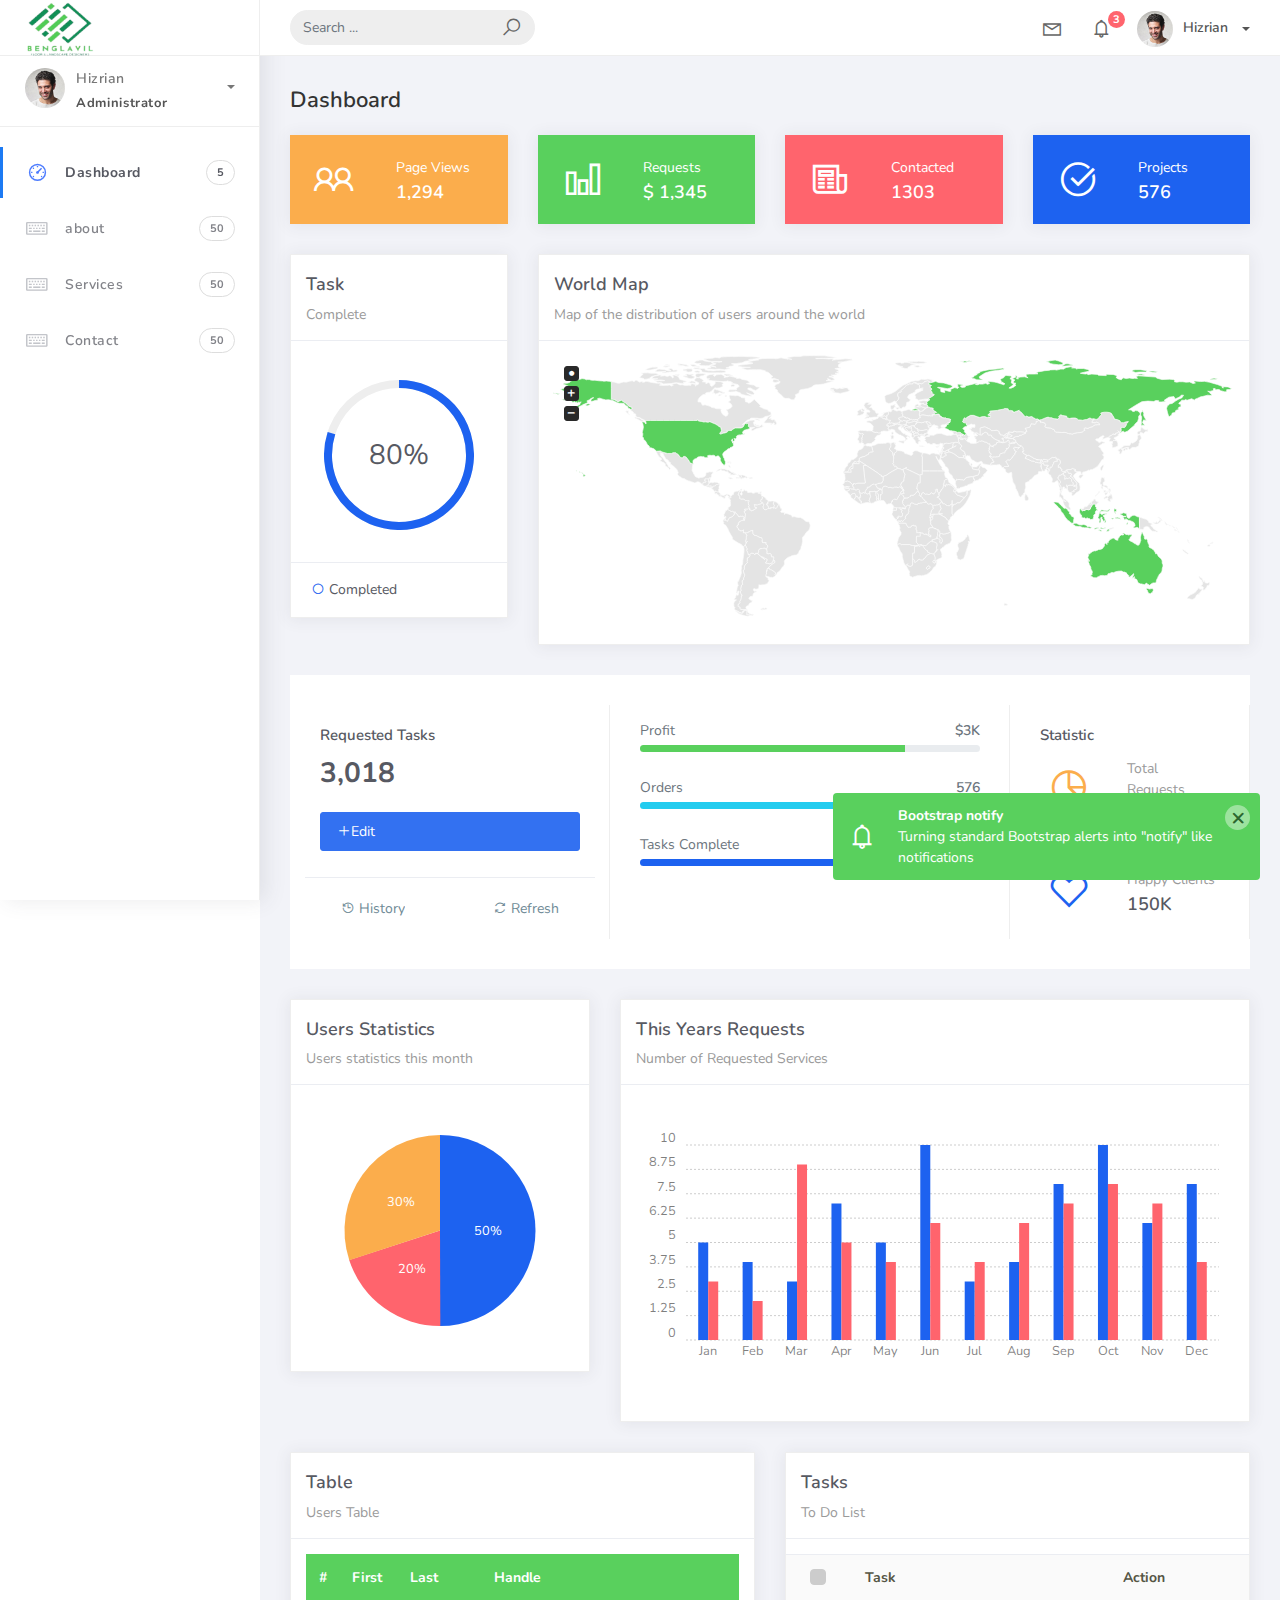
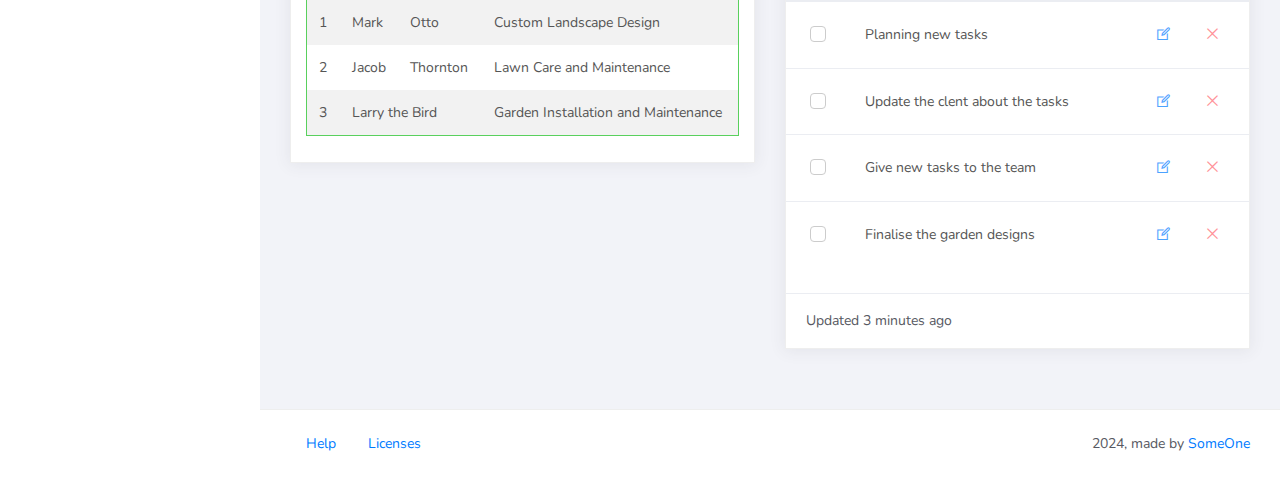
<file: Ready-Bootstrap-Dashboard-master/index.html>
<!DOCTYPE html>
<html>
<head>
	<meta http-equiv="X-UA-Compatible" content="IE=edge,chrome=1" />
	<title>Home</title>
	<meta content='width=device-width, initial-scale=1.0, maximum-scale=1.0, user-scalable=0, shrink-to-fit=no' name='viewport' />
	<link rel="stylesheet" href="assets/css/bootstrap.min.css">
	<link rel="stylesheet" href="https://fonts.googleapis.com/css?family=Nunito:200,200i,300,300i,400,400i,600,600i,700,700i,800,800i,900,900i">
	<link rel="stylesheet" href="assets/css/ready.css">
	<link rel="stylesheet" href="assets/css/demo.css">
</head>
<body>
	<div class="wrapper">
		<div class="main-header">
			<div class="logo-header">
				<a href="index.html" class="logo">
					<img style="width: 70px;" src="assets\img\img.jpeg.png" alt="">
				</a>
				<button class="navbar-toggler sidenav-toggler ml-auto" type="button" data-toggle="collapse" data-target="collapse" aria-controls="sidebar" aria-expanded="false" aria-label="Toggle navigation">
					<span class="navbar-toggler-icon"></span>
				</button>
				<button class="topbar-toggler more"><i class="la la-ellipsis-v"></i></button>
			</div>
			<nav class="navbar navbar-header navbar-expand-lg">
				<div class="container-fluid">
					
					<form class="navbar-left navbar-form nav-search mr-md-3" action="">
						<div class="input-group">
							<input type="text" placeholder="Search ..." class="form-control">
							<div class="input-group-append">
								<span class="input-group-text">
									<i class="la la-search search-icon"></i>
								</span>
							</div>
						</div>
					</form>
					<ul class="navbar-nav topbar-nav ml-md-auto align-items-center">
						<li class="nav-item dropdown hidden-caret">
							<a class="nav-link dropdown-toggle" href="#" id="navbarDropdown" role="button" data-toggle="dropdown" aria-haspopup="true" aria-expanded="false">
								<i class="la la-envelope"></i>
							</a>
							<div class="dropdown-menu" aria-labelledby="navbarDropdown">
								<a class="dropdown-item" href="#">Action</a>
								<a class="dropdown-item" href="#">Another action</a>
								<div class="dropdown-divider"></div>
								<a class="dropdown-item" href="#">Something else here</a>
							</div>
						</li>
						<li class="nav-item dropdown hidden-caret">
							<a class="nav-link dropdown-toggle" href="#" id="navbarDropdown" role="button" data-toggle="dropdown" aria-haspopup="true" aria-expanded="false">
								<i class="la la-bell"></i>
								<span class="notification">3</span>
							</a>
							<ul class="dropdown-menu notif-box" aria-labelledby="navbarDropdown">
								<li>
									<div class="dropdown-title">You have 4 new notification</div>
								</li>
								<li>
									<div class="notif-center">
										<a href="#">
											<div class="notif-icon notif-primary"> <i class="la la-user-plus"></i> </div>
											<div class="notif-content">
												<span class="block">
													New user registered
												</span>
												<span class="time">5 minutes ago</span> 
											</div>
										</a>
										<a href="#">
											<div class="notif-icon notif-success"> <i class="la la-comment"></i> </div>
											<div class="notif-content">
												<span class="block">
													Rahmad commented on Admin
												</span>
												<span class="time">12 minutes ago</span> 
											</div>
										</a>
										<a href="#">
											<div class="notif-img"> 
												<img src="assets/img/profile2.jpg" alt="Img Profile">
											</div>
											<div class="notif-content">
												<span class="block">
													Reza send messages to you
												</span>
												<span class="time">12 minutes ago</span> 
											</div>
										</a>
										<a href="#">
											<div class="notif-icon notif-danger"> <i class="la la-heart"></i> </div>
											<div class="notif-content">
												<span class="block">
													Farrah liked Admin
												</span>
												<span class="time">17 minutes ago</span> 
											</div>
										</a>
									</div>
								</li>
								<li>
									<a class="see-all" href="javascript:void(0);"> <strong>See all notifications</strong> <i class="la la-angle-right"></i> </a>
								</li>
							</ul>
						</li>
						<li class="nav-item dropdown">
							<a class="dropdown-toggle profile-pic" data-toggle="dropdown" href="#" aria-expanded="false"> <img src="assets/img/profile.jpg" alt="user-img" width="36" class="img-circle"><span >Hizrian</span></span> </a>
							<ul class="dropdown-menu dropdown-user">
								<li>
									<div class="user-box">
										<div class="u-img"><img src="assets/img/profile.jpg" alt="user"></div>
										<div class="u-text">
											<h4>Hizrian</h4>
											<p class="text-muted">benglavil@gmail.com</p><a href="profile.html" class="btn btn-rounded btn-danger btn-sm">View Profile</a></div>
										</div>
									</li>
									<div class="dropdown-divider"></div>
									<a class="dropdown-item" href="#"><i class="ti-user"></i> My Profile</a>
									<a class="dropdown-item" href="#"></i> My Balance</a>
									<a class="dropdown-item" href="#"><i class="ti-email"></i> Inbox</a>
									<div class="dropdown-divider"></div>
									<a class="dropdown-item" href="#"><i class="ti-settings"></i> Account Setting</a>
									<div class="dropdown-divider"></div>
									<a class="dropdown-item" href="#"><i class="fa fa-power-off"></i> Logout</a>
								</ul>
								<!-- /.dropdown-user -->
							</li>
						</ul>
					</div>
				</nav>
			</div>
			<div class="sidebar">
				<div class="scrollbar-inner sidebar-wrapper">
					<div class="user">
						<div class="photo">
							<img src="assets/img/profile.jpg">
						</div>
						<div class="info">
							<a class="" data-toggle="collapse" href="#collapseExample" aria-expanded="true">
								<span>
									Hizrian
									<span class="user-level">Administrator</span>
									<span class="caret"></span>
								</span>
							</a>
							<div class="clearfix"></div>

							<div class="collapse in" id="collapseExample" aria-expanded="true" style="">
								<ul class="nav">
									<li>
										<a href="#profile">
											<span class="link-collapse">My Profile</span>
										</a>
									</li>
									<li>
										<a href="#edit">
											<span class="link-collapse">Edit Profile</span>
										</a>
									</li>
									<li>
										<a href="#settings">
											<span class="link-collapse">Settings</span>
										</a>
									</li>
								</ul>
							</div>
						</div>
					</div>
					<ul class="nav">
						<li class="nav-item active">
							<a href="index.html">
								<i class="la la-dashboard"></i>
								<p>Dashboard</p>
								<span class="badge badge-count">5</span>
							</a>
						</li>
						<li class="nav-item">
							<a href="about.html">
								<i class="la la-keyboard-o"></i>
								<p>about</p>
								<span class="badge badge-count">50</span>
							</a>
						</li>
						<li class="nav-item">
							<a href="services.html">
								<i class="la la-keyboard-o"></i>
								<p>Services</p>
								<span class="badge badge-count">50</span>
							</a>
						</li>
						<li class="nav-item">
							<a href="contact.html">
								<i class="la la-keyboard-o"></i>
								<p>Contact</p>
								<span class="badge badge-count">50</span>
							</a>
						</li>

						<!--
						<li class="nav-item">
							<a href="components.html">
								<i class="la la-table"></i>
								<p>Components</p>
								<span class="badge badge-count">14</span>
							</a>
						</li>
						
						<li class="nav-item">
							<a href="forms.html">
								<i class="la la-keyboard-o"></i>
								<p>Forms</p>
								<span class="badge badge-count">50</span>
							</a>
						</li>
						<li class="nav-item">
							<a href="tables.html">
								<i class="la la-th"></i>
								<p>Tables</p>
								<span class="badge badge-count">6</span>
							</a>
						</li>
						<li class="nav-item">
							<a href="notifications.html">
								<i class="la la-bell"></i>
								<p>Notifications</p>
								
							</a>
						</li>
						
						<li class="nav-item">
							<a href="typography.html">
								<i class="la la-font"></i>
								<p>Typography</p>
								<span class="badge badge-danger">25</span>
							</a>
						</li>
						<li class="nav-item">
							<a href="icons.html">
								<i class="la la-fonticons"></i>
								<p>Icons</p>
							</a>
						</li>
						<li class="nav-item update-pro">
							<button  data-toggle="modal" data-target="#modalUpdate">
								<i class="la la-hand-pointer-o"></i>
								<p>Update To Pro</p>
							</button>
						</li>-->
					</ul>
				</div>
			</div>
			<div class="main-panel">
				<div class="content">
					<div class="container-fluid">
						<h4 class="page-title">Dashboard</h4>
						<div class="row">
							<div class="col-md-3">
								<div class="card card-stats card-warning">
									<div class="card-body ">
										<div class="row">
											<div class="col-5">
												<div class="icon-big text-center">
													<i class="la la-users"></i>
												</div>
											</div>
											<div class="col-7 d-flex align-items-center">
												<div class="numbers">
													<p class="card-category">Page Views</p>
													<h4 class="card-title">1,294</h4>
												</div>
											</div>
										</div>
									</div>
								</div>
							</div>
							<div class="col-md-3">
								<div class="card card-stats card-success">
									<div class="card-body ">
										<div class="row">
											<div class="col-5">
												<div class="icon-big text-center">
													<i class="la la-bar-chart"></i>
												</div>
											</div>
											<div class="col-7 d-flex align-items-center">
												<div class="numbers">
													<p class="card-category">Requests</p>
													<h4 class="card-title">$ 1,345</h4>
												</div>
											</div>
										</div>
									</div>
								</div>
							</div>
							<div class="col-md-3">
								<div class="card card-stats card-danger">
									<div class="card-body">
										<div class="row">
											<div class="col-5">
												<div class="icon-big text-center">
													<i class="la la-newspaper-o"></i>
												</div>
											</div>
											<div class="col-7 d-flex align-items-center">
												<div class="numbers">
													<p class="card-category">Contacted</p>
													<h4 class="card-title">1303</h4>
												</div>
											</div>
										</div>
									</div>
								</div>
							</div>
							<div class="col-md-3">
								<div class="card card-stats card-primary">
									<div class="card-body ">
										<div class="row">
											<div class="col-5">
												<div class="icon-big text-center">
													<i class="la la-check-circle"></i>
												</div>
											</div>
											<div class="col-7 d-flex align-items-center">
												<div class="numbers">
													<p class="card-category">Projects</p>
													<h4 class="card-title">576</h4>
												</div>
											</div>
										</div>
									</div>
								</div>
							</div>
<!-- 							<div class="col-md-3">
								<div class="card card-stats">
									<div class="card-body ">
										<div class="row">
											<div class="col-5">
												<div class="icon-big text-center icon-warning">
													<i class="la la-pie-chart text-warning"></i>
												</div>
											</div>
											<div class="col-7 d-flex align-items-center">
												<div class="numbers">
													<p class="card-category">Number</p>
													<h4 class="card-title">150GB</h4>
												</div>
											</div>
										</div>
									</div>
								</div>
							</div>
							<div class="col-md-3">
								<div class="card card-stats">
									<div class="card-body ">
										<div class="row">
											<div class="col-5">
												<div class="icon-big text-center">
													<i class="la la-bar-chart text-success"></i>
												</div>
											</div>
											<div class="col-7 d-flex align-items-center">
												<div class="numbers">
													<p class="card-category">Revenue</p>
													<h4 class="card-title">$ 1,345</h4>
												</div>
											</div>
										</div>
									</div>
								</div>
							</div>
							<div class="col-md-3">
								<div class="card card-stats">
									<div class="card-body">
										<div class="row">
											<div class="col-5">
												<div class="icon-big text-center">
													<i class="la la-times-circle-o text-danger"></i>
												</div>
											</div>
											<div class="col-7 d-flex align-items-center">
												<div class="numbers">
													<p class="card-category">Errors</p>
													<h4 class="card-title">23</h4>
												</div>
											</div>
										</div>
									</div>
								</div>
							</div>
							<div class="col-md-3">
								<div class="card card-stats">
									<div class="card-body">
										<div class="row">
											<div class="col-5">
												<div class="icon-big text-center">
													<i class="la la-heart-o text-primary"></i>
												</div>
											</div>
											<div class="col-7 d-flex align-items-center">
												<div class="numbers">
													<p class="card-category">Followers</p>
													<h4 class="card-title">+45K</h4>
												</div>
											</div>
										</div>
									</div>
								</div>
							</div> -->
						</div>
						<div class="row">
							<div class="col-md-3">
								<div class="card">
									<div class="card-header">
										<h4 class="card-title">Task</h4>
										<p class="card-category">Complete</p>
									</div>
									<div class="card-body">
										<div id="task-complete" class="chart-circle mt-4 mb-3"></div>
									</div>
									<div class="card-footer">
										<div class="legend"><i class="la la-circle text-primary"></i> Completed</div>
									</div>
								</div>
							</div>
							<div class="col-md-9">
								<div class="card">
									<div class="card-header">
										<h4 class="card-title">World Map</h4>
										<p class="card-category">
										Map of the distribution of users around the world</p>
									</div>
									<div class="card-body">
										<div class="mapcontainer">
											<div class="map">
												<span>Alternative content for the map</span>
											</div>
										</div>
									</div>
								</div>
							</div>
						</div>
						<div class="row row-card-no-pd">
							<!---->
							<div class="col-md-4">
								<div class="card">
									<div class="card-body">
										<p class="fw-bold mt-1">Requested Tasks</p>
										<h4><b>3,018</b></h4>
										<a href="#" class="btn btn-primary btn-full text-left mt-3 mb-3"><i class="la la-plus"></i>Edit</a>
									</div>
									<div class="card-footer">
										<ul class="nav">
											<li class="nav-item"><a class="btn btn-default btn-link" href="#"><i class="la la-history"></i> History</a></li>
											<li class="nav-item ml-auto"><a class="btn btn-default btn-link" href="#"><i class="la la-refresh"></i> Refresh</a></li>
										</ul>
									</div>
								</div>
							</div>
							<div class="col-md-5">
								<div class="card">
									<div class="card-body">
										<div class="progress-card">
											<div class="d-flex justify-content-between mb-1">
												<span class="text-muted">Profit</span>
												<span class="text-muted fw-bold"> $3K</span>
											</div>
											<div class="progress mb-2" style="height: 7px;">
												<div class="progress-bar bg-success" role="progressbar" style="width: 78%" aria-valuenow="78" aria-valuemin="0" aria-valuemax="100" data-toggle="tooltip" data-placement="top" title="78%"></div>
											</div>
										</div>
										<div class="progress-card">
											<div class="d-flex justify-content-between mb-1">
												<span class="text-muted">Orders</span>
												<span class="text-muted fw-bold"> 576</span>
											</div>
											<div class="progress mb-2" style="height: 7px;">
												<div class="progress-bar bg-info" role="progressbar" style="width: 65%" aria-valuenow="60" aria-valuemin="0" aria-valuemax="100" data-toggle="tooltip" data-placement="top" title="65%"></div>
											</div>
										</div>
										<div class="progress-card">
											<div class="d-flex justify-content-between mb-1">
												<span class="text-muted">Tasks Complete</span>
												<span class="text-muted fw-bold"> 70%</span>
											</div>
											<div class="progress mb-2" style="height: 7px;">
												<div class="progress-bar bg-primary" role="progressbar" style="width: 70%" aria-valuenow="70" aria-valuemin="0" aria-valuemax="100" data-toggle="tooltip" data-placement="top" title="70%"></div>
											</div>
										</div>
									<!--	
										<div class="progress-card">
											<div class="d-flex justify-content-between mb-1">
												<span class="text-muted">Open Rate</span>
												<span class="text-muted fw-bold"> 60%</span>
											</div>
											<div class="progress mb-2" style="height: 7px;">
												<div class="progress-bar bg-warning" role="progressbar" style="width: 60%" aria-valuenow="60" aria-valuemin="0" aria-valuemax="100" data-toggle="tooltip" data-placement="top" title="60%"></div>
											</div>
										</div>
										-->
									</div>
								</div>
							</div>
							<div class="col-md-3">
								<div class="card card-stats">
									<div class="card-body">
										<p class="fw-bold mt-1">Statistic</p>
										<div class="row">
											<div class="col-5">
												<div class="icon-big text-center icon-warning">
													<i class="la la-pie-chart text-warning"></i>
												</div>
											</div>
											<div class="col-7 d-flex align-items-center">
												<div class="numbers">
													<p class="card-category">Total Requests</p>
													<h4 class="card-title">150K</h4>
												</div>
											</div>
										</div>
										<hr/>
										<div class="row">
											<div class="col-5">
												<div class="icon-big text-center">
													<i class="la la-heart-o text-primary"></i>
												</div>
											</div>
											<div class="col-7 d-flex align-items-center">
												<div class="numbers">
													<p class="card-category">Happy Clients</p>
													<h4 class="card-title">150K</h4>
												</div>
											</div>
										</div>
									</div>
								</div>
							</div>
						</div>
						<div class="row">
							<div class="col-md-4">
								<div class="card">
									<div class="card-header">
										<h4 class="card-title">Users Statistics</h4>
										<p class="card-category">
										Users statistics this month</p>
									</div>
									<div class="card-body">
										<div id="monthlyChart" class="chart chart-pie"></div>
									</div>
								</div>
							</div>
							<div class="col-md-8">
								<div class="card">
									<div class="card-header">
										<h4 class="card-title">This Years Requests</h4>
										<p class="card-category">
										Number of Requested Services</p>
									</div>
									<div class="card-body">
										<div id="salesChart" class="chart"></div>
									</div>
								</div>
							</div>
							<div class="col-md-6">
								<div class="card">
									<div class="card-header ">
										<h4 class="card-title">Table</h4>
										<p class="card-category">Users Table</p>
									</div>
									<div class="card-body">
										<table class="table table-head-bg-success table-striped table-hover">
											<thead>
												<tr>
													<th scope="col">#</th>
													<th scope="col">First</th>
													<th scope="col">Last</th>
													<th scope="col">Handle</th>
												</tr>
											</thead>
											<tbody>
												<tr>
													<td>1</td>
													<td>Mark</td>
													<td>Otto</td>
													<td>Custom Landscape Design</td>
												</tr>
												<tr>
													<td>2</td>
													<td>Jacob</td>
													<td>Thornton</td>
													<td>Lawn Care and Maintenance</td>
												</tr>
												<tr>
													<td>3</td>
													<td colspan="2">Larry the Bird</td>
													<td>Garden Installation and Maintenance</td>
												</tr>
											</tbody>
										</table>
									</div>
								</div>
							</div>
							<div class="col-md-6">
								<div class="card card-tasks">
									<div class="card-header ">
										<h4 class="card-title">Tasks</h4>
										<p class="card-category">To Do List</p>
									</div>
									<div class="card-body ">
										<div class="table-full-width">
											<table class="table">
												<thead>
													<tr>
														<th>
															<div class="form-check">
																<label class="form-check-label">
																	<input class="form-check-input  select-all-checkbox" type="checkbox" data-select="checkbox" data-target=".task-select">
																	<span class="form-check-sign"></span>
																</label>
															</div>
														</th>
														<th>Task</th>
														<th>Action</th>
													</tr>
												</thead>
												<tbody>
													<tr>
														<td>
															<div class="form-check">
																<label class="form-check-label">
																	<input class="form-check-input task-select" type="checkbox">
																	<span class="form-check-sign"></span>
																</label>
															</div>
														</td>
														<td>Planning new tasks</td>
														<td class="td-actions text-right">
															<div class="form-button-action">
																<button type="button" data-toggle="tooltip" title="Edit Task" class="btn btn-link <btn-simple-primary">
																	<i class="la la-edit"></i>
																</button>
																<button type="button" data-toggle="tooltip" title="Remove" class="btn btn-link btn-simple-danger">
																	<i class="la la-times"></i>
																</button>
															</div>
														</td>
													</tr>
													<tr>
														<td>
															<div class="form-check">
																<label class="form-check-label">
																	<input class="form-check-input task-select" type="checkbox">
																	<span class="form-check-sign"></span>
																</label>
															</div>
														</td>
														<td>Update the clent about the tasks</td>
														<td class="td-actions text-right">
															<div class="form-button-action">
																<button type="button" data-toggle="tooltip" title="Edit Task" class="btn btn-link <btn-simple-primary">
																	<i class="la la-edit"></i>
																</button>
																<button type="button" data-toggle="tooltip" title="Remove" class="btn btn-link btn-simple-danger">
																	<i class="la la-times"></i>
																</button>
															</div>
														</td>
													</tr>
													<tr>
														<td>
															<div class="form-check">
																<label class="form-check-label">
																	<input class="form-check-input task-select" type="checkbox">
																	<span class="form-check-sign"></span>
																</label>
															</div>
														</td>
														<td>Give new tasks to the team
														</td>
														<td class="td-actions text-right">
															<div class="form-button-action">
																<button type="button" data-toggle="tooltip" title="Edit Task" class="btn btn-link <btn-simple-primary">
																	<i class="la la-edit"></i>
																</button>
																<button type="button" data-toggle="tooltip" title="Remove" class="btn btn-link btn-simple-danger">
																	<i class="la la-times"></i>
																</button>
															</div>
														</td>
													</tr>
													<tr>
														<td>
															<div class="form-check">
																<label class="form-check-label">
																	<input class="form-check-input task-select" type="checkbox">
																	<span class="form-check-sign"></span>
																</label>
															</div>
														</td>
														<td>Finalise the garden designs</td>
														<td class="td-actions text-right">
															<div class="form-button-action">
																<button type="button" data-toggle="tooltip" title="Edit Task" class="btn btn-link <btn-simple-primary">
																	<i class="la la-edit"></i>
																</button>
																<button type="button" data-toggle="tooltip" title="Remove" class="btn btn-link btn-simple-danger">
																	<i class="la la-times"></i>
																</button>
															</div>
														</td>
													</tr>
												</tbody>
											</table>
										</div>
									</div>
									<div class="card-footer ">
										<div class="stats">
											<i class="now-ui-icons loader_refresh spin"></i> Updated 3 minutes ago
										</div>
									</div>
								</div>
							</div>
						</div>
					</div>
				</div>
				<footer class="footer">
					<div class="container-fluid">
						<nav class="pull-left">
							<ul class="nav">
								
								<li class="nav-item">
									<a class="nav-link" href="#">
										Help
									</a>
								</li>
								<li class="nav-item">
									<a class="nav-link" href="#">
										Licenses
									</a>
								</li>
							</ul>
						</nav>
						<div class="copyright ml-auto">
							2024, made by <a href="#">SomeOne</a>
						</div>				
					</div>
				</footer>
			</div>
		</div>
	</div>
	<!-- Modal -->
	<div class="modal fade" id="modalUpdate" tabindex="-1" role="dialog" aria-labelledby="modalUpdatePro" aria-hidden="true">
		<div class="modal-dialog modal-dialog-centered" role="document">
			<div class="modal-content">
				<div class="modal-header bg-primary">
					<h6 class="modal-title"><i class="la la-frown-o"></i> Under Development</h6>
					<button type="button" class="close" data-dismiss="modal" aria-label="Close">
						<span aria-hidden="true">&times;</span>
					</button>
				</div>
				<div class="modal-body text-center">									
					<p>Currently the pro version of the <b>Ready Dashboard</b> Bootstrap is in progress development</p>
					<p>
						<b>We'll let you know when it's done</b></p>
				</div>
				<div class="modal-footer">
					<button type="button" class="btn btn-secondary" data-dismiss="modal">Close</button>
				</div>
			</div>
		</div>
	</div>
</body>
<script src="assets/js/core/jquery.3.2.1.min.js"></script>
<script src="assets/js/plugin/jquery-ui-1.12.1.custom/jquery-ui.min.js"></script>
<script src="assets/js/core/popper.min.js"></script>
<script src="assets/js/core/bootstrap.min.js"></script>
<script src="assets/js/plugin/chartist/chartist.min.js"></script>
<script src="assets/js/plugin/chartist/plugin/chartist-plugin-tooltip.min.js"></script>
<script src="assets/js/plugin/bootstrap-notify/bootstrap-notify.min.js"></script>
<script src="assets/js/plugin/bootstrap-toggle/bootstrap-toggle.min.js"></script>
<script src="assets/js/plugin/jquery-mapael/jquery.mapael.min.js"></script>
<script src="assets/js/plugin/jquery-mapael/maps/world_countries.min.js"></script>
<script src="assets/js/plugin/chart-circle/circles.min.js"></script>
<script src="assets/js/plugin/jquery-scrollbar/jquery.scrollbar.min.js"></script>
<script src="assets/js/ready.min.js"></script>
<script src="assets/js/demo.js"></script>
</html>
</file>
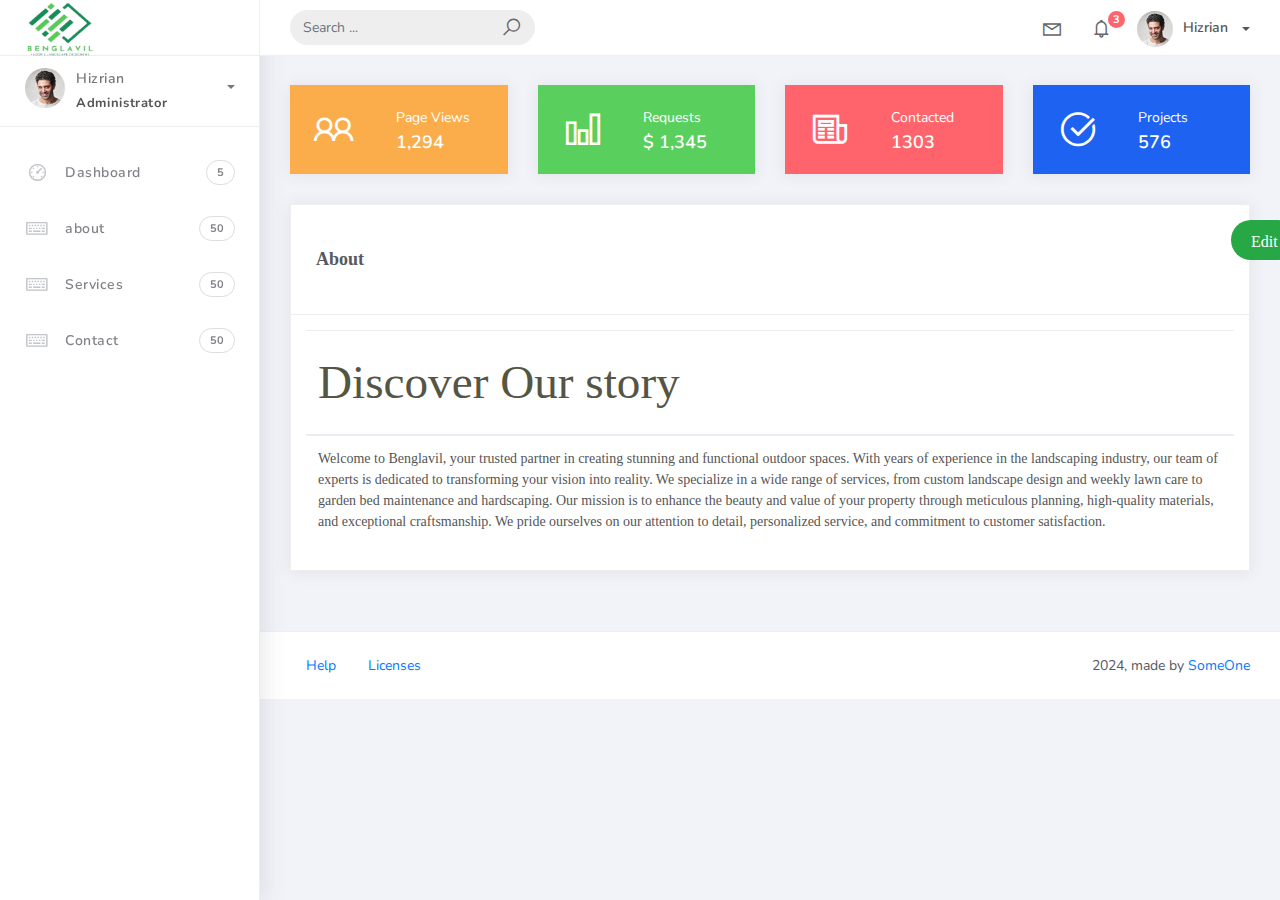
<file: Ready-Bootstrap-Dashboard-master/about.html>
<!DOCTYPE html>
<html>
<head>
	<meta http-equiv="X-UA-Compatible" content="IE=edge,chrome=1" />
	<title>About</title>
	<meta content='width=device-width, initial-scale=1.0, maximum-scale=1.0, user-scalable=0, shrink-to-fit=no' name='viewport' />
	<link rel="stylesheet" href="assets/css/bootstrap.min.css">
	<link rel="stylesheet" href="https://fonts.googleapis.com/css?family=Nunito:200,200i,300,300i,400,400i,600,600i,700,700i,800,800i,900,900i">
	<link rel="stylesheet" href="assets/css/ready.css">
	<link rel="stylesheet" href="assets/css/demo.css">
    <link rel="stylesheet" href="assets/css/style.css">
</head>
<body>
	<div class="wrapper">
		<div class="main-header">
			<div class="logo-header">
				<a href="index.html" class="logo">
					<img style="width: 70px;" src="assets\img\img.jpeg.png" alt="">
				</a>
				<button class="navbar-toggler sidenav-toggler ml-auto" type="button" data-toggle="collapse" data-target="collapse" aria-controls="sidebar" aria-expanded="false" aria-label="Toggle navigation">
					<span class="navbar-toggler-icon"></span>
				</button>
				<button class="topbar-toggler more"><i class="la la-ellipsis-v"></i></button>
			</div>
			<nav class="navbar navbar-header navbar-expand-lg">
				<div class="container-fluid">
					
					<form class="navbar-left navbar-form nav-search mr-md-3" action="">
						<div class="input-group">
							<input type="text" placeholder="Search ..." class="form-control">
							<div class="input-group-append">
								<span class="input-group-text">
									<i class="la la-search search-icon"></i>
								</span>
							</div>
						</div>
					</form>
					<ul class="navbar-nav topbar-nav ml-md-auto align-items-center">
						<li class="nav-item dropdown hidden-caret">
							<a class="nav-link dropdown-toggle" href="#" id="navbarDropdown" role="button" data-toggle="dropdown" aria-haspopup="true" aria-expanded="false">
								<i class="la la-envelope"></i>
							</a>
							<div class="dropdown-menu" aria-labelledby="navbarDropdown">
								<a class="dropdown-item" href="#">Action</a>
								<a class="dropdown-item" href="#">Another action</a>
								<div class="dropdown-divider"></div>
								<a class="dropdown-item" href="#">Something else here</a>
							</div>
						</li>
						<li class="nav-item dropdown hidden-caret">
							<a class="nav-link dropdown-toggle" href="#" id="navbarDropdown" role="button" data-toggle="dropdown" aria-haspopup="true" aria-expanded="false">
								<i class="la la-bell"></i>
								<span class="notification">3</span>
							</a>
							<ul class="dropdown-menu notif-box" aria-labelledby="navbarDropdown">
								<li>
									<div class="dropdown-title">You have 4 new notification</div>
								</li>
								<li>
									<div class="notif-center">
										<a href="#">
											<div class="notif-icon notif-primary"> <i class="la la-user-plus"></i> </div>
											<div class="notif-content">
												<span class="block">
													New user registered
												</span>
												<span class="time">5 minutes ago</span> 
											</div>
										</a>
										<a href="#">
											<div class="notif-icon notif-success"> <i class="la la-comment"></i> </div>
											<div class="notif-content">
												<span class="block">
													Rahmad commented on Admin
												</span>
												<span class="time">12 minutes ago</span> 
											</div>
										</a>
										<a href="#">
											<div class="notif-img"> 
												<img src="assets/img/profile2.jpg" alt="Img Profile">
											</div>
											<div class="notif-content">
												<span class="block">
													Reza send messages to you
												</span>
												<span class="time">12 minutes ago</span> 
											</div>
										</a>
										<a href="#">
											<div class="notif-icon notif-danger"> <i class="la la-heart"></i> </div>
											<div class="notif-content">
												<span class="block">
													Farrah liked Admin
												</span>
												<span class="time">17 minutes ago</span> 
											</div>
										</a>
									</div>
								</li>
								<li>
									<a class="see-all" href="javascript:void(0);"> <strong>See all notifications</strong> <i class="la la-angle-right"></i> </a>
								</li>
							</ul>
						</li>
						<li class="nav-item dropdown">
							<a class="dropdown-toggle profile-pic" data-toggle="dropdown" href="#" aria-expanded="false"> <img src="assets/img/profile.jpg" alt="user-img" width="36" class="img-circle"><span >Hizrian</span></span> </a>
							<ul class="dropdown-menu dropdown-user">
								<li>
									<div class="user-box">
										<div class="u-img"><img src="assets/img/profile.jpg" alt="user"></div>
										<div class="u-text">
											<h4>Hizrian</h4>
											<p class="text-muted">hello@themekita.com</p><a href="profile.html" class="btn btn-rounded btn-danger btn-sm">View Profile</a></div>
										</div>
									</li>
									<div class="dropdown-divider"></div>
									<a class="dropdown-item" href="#"><i class="ti-user"></i> My Profile</a>
									<a class="dropdown-item" href="#"></i> My Balance</a>
									<a class="dropdown-item" href="#"><i class="ti-email"></i> Inbox</a>
									<div class="dropdown-divider"></div>
									<a class="dropdown-item" href="#"><i class="ti-settings"></i> Account Setting</a>
									<div class="dropdown-divider"></div>
									<a class="dropdown-item" href="#"><i class="fa fa-power-off"></i> Logout</a>
								</ul>
								<!-- /.dropdown-user -->
							</li>
						</ul>
					</div>
				</nav>
			</div>
			<div class="sidebar">
				<div class="scrollbar-inner sidebar-wrapper">
					<div class="user">
						<div class="photo">
							<img src="assets/img/profile.jpg">
						</div>
						<div class="info">
							<a class="" data-toggle="collapse" href="#collapseExample" aria-expanded="true">
								<span>
									Hizrian
									<span class="user-level">Administrator</span>
									<span class="caret"></span>
								</span>
							</a>
							<div class="clearfix"></div>

							<div class="collapse in" id="collapseExample" aria-expanded="true" style="">
								<ul class="nav">
									<li>
										<a href="#profile">
											<span class="link-collapse">My Profile</span>
										</a>
									</li>
									<li>
										<a href="#edit">
											<span class="link-collapse">Edit Profile</span>
										</a>
									</li>
									<li>
										<a href="#settings">
											<span class="link-collapse">Settings</span>
										</a>
									</li>
								</ul>
							</div>
						</div>
					</div>
					<ul class="nav">
						<li class="nav-item">
							<a href="index.html">
								<i class="la la-dashboard"></i>
								<p>Dashboard</p>
								<span class="badge badge-count">5</span>
							</a>
						</li>
						<li class="nav-item">
							<a href="about.html">
								<i class="la la-keyboard-o"></i>
								<p>about</p>
								<span class="badge badge-count">50</span>
							</a>
						</li>
						<li class="nav-item">
							<a href="services.html">
								<i class="la la-keyboard-o"></i>
								<p>Services</p>
								<span class="badge badge-count">50</span>
							</a>
						</li>
						<li class="nav-item">
							<a href="Contact.html">
								<i class="la la-keyboard-o"></i>
								<p>Contact</p>
								<span class="badge badge-count">50</span>
							</a>
						</li>

						<!--
						<li class="nav-item">
							<a href="components.html">
								<i class="la la-table"></i>
								<p>Components</p>
								<span class="badge badge-count">14</span>
							</a>
						</li>
						
						<li class="nav-item">
							<a href="forms.html">
								<i class="la la-keyboard-o"></i>
								<p>Forms</p>
								<span class="badge badge-count">50</span>
							</a>
						</li>
						<li class="nav-item active">
							<a href="tables.html">
								<i class="la la-th"></i>
								<p>Tables</p>
								<span class="badge badge-count">6</span>
							</a>
						</li>
						<li class="nav-item">
							<a href="notifications.html">
								<i class="la la-bell"></i>
								<p>Notifications</p>
							</a>
						</li>
                        -->
                        <!--
						<li class="nav-item">
							<a href="typography.html">
								<i class="la la-font"></i>
								<p>Typography</p>
								<span class="badge badge-danger">25</span>
							</a>
						</li>
						<li class="nav-item">
							<a href="icons.html">
								<i class="la la-fonticons"></i>
								<p>Icons</p>
							</a>
						</li>
						<li class="nav-item update-pro">
							<button  data-toggle="modal" data-target="#modalUpdate">
								<i class="la la-hand-pointer-o"></i>
								<p>Update To Pro</p>
							</button>
						</li>
                    -->
					</ul>
				</div>
			</div>
			<div class="main-panel">
				<div class="content">
					<div class="container-fluid">
						<div class="row">
                            <div class="col-md-3">
								<div class="card card-stats card-warning">
									<div class="card-body ">
										<div class="row">
											<div class="col-5">
												<div class="icon-big text-center">
													<i class="la la-users"></i>
												</div>
											</div>
											<div class="col-7 d-flex align-items-center">
												<div class="numbers">
													<p class="card-category">Page Views</p>
													<h4 class="card-title">1,294</h4>
												</div>
											</div>
										</div>
									</div>
								</div>
							</div>
							<div class="col-md-3">
								<div class="card card-stats card-success">
									<div class="card-body ">
										<div class="row">
											<div class="col-5">
												<div class="icon-big text-center">
													<i class="la la-bar-chart"></i>
												</div>
											</div>
											<div class="col-7 d-flex align-items-center">
												<div class="numbers">
													<p class="card-category">Requests</p>
													<h4 class="card-title">$ 1,345</h4>
												</div>
											</div>
										</div>
									</div>
								</div>
							</div>
							<div class="col-md-3">
								<div class="card card-stats card-danger">
									<div class="card-body">
										<div class="row">
											<div class="col-5">
												<div class="icon-big text-center">
													<i class="la la-newspaper-o"></i>
												</div>
											</div>
											<div class="col-7 d-flex align-items-center">
												<div class="numbers">
													<p class="card-category">Contacted</p>
													<h4 class="card-title">1303</h4>
												</div>
											</div>
										</div>
									</div>
								</div>
							</div>
							<div class="col-md-3">
								<div class="card card-stats card-primary">
									<div class="card-body ">
										<div class="row">
											<div class="col-5">
												<div class="icon-big text-center">
													<i class="la la-check-circle"></i>
												</div>
											</div>
											<div class="col-7 d-flex align-items-center">
												<div class="numbers">
													<p class="card-category">Projects</p>
													<h4 class="card-title">576</h4>
												</div>
											</div>
										</div>
									</div>
								</div>
							</div>
                        </div>
						<div class="row">
							
							<div class="col-md-12">
								<div class="card">
									<div class="card-header">
										<div class="row">
                                            <div class="card-title" style="font-family: Georgia, 'Times New Roman', Times, serif; padding: 25px;">About</div>
                                            <span class="button" style="position: absolute; left: 940px;;">
                                                <div class="media-body" style="font-family: Georgia, 'Times New Roman', Times, serif; height: 10px;">
                                                    
                                                    <a href="#" class="btn-green" style="font-family: Georgia, 'Times New Roman', Times, serif;">Edit</a>
                                                </div>
                                                
                                            </span>
                                        </div>
									</div>
									<div class="card-body">
										<table class="table table-hover">
											<thead>
												<tr>
													<th scope="col"><h1 style="font-family: Georgia, 'Times New Roman', Times, serif;"><small>Discover Our story</small></h1></th>
												</tr>
											</thead>
											<tbody>
												<tr>
													<td style="font-family: Georgia, 'Times New Roman', Times, serif;">Welcome to Benglavil, your trusted partner in creating stunning 
                                                        and functional outdoor spaces. With years of experience in the 
                                                        landscaping industry, our team of experts is dedicated to 
                                                        transforming your vision into reality. We specialize in a 
                                                        wide range of services, from custom landscape design and weekly 
                                                        lawn care to garden bed maintenance and hardscaping.
                                                        Our mission is to enhance the beauty and value of your 
                                                        property through meticulous planning, high-quality 
                                                        materials, and exceptional craftsmanship. We pride 
                                                        ourselves on our attention to detail, personalized 
                                                        service, and commitment to customer satisfaction.</td>
												</tr>
												
											</tbody>
										</table>
									</div>
								</div>
								
							</div>
						</div>
					</div>
				</div>
				<footer class="footer">
					<div class="container-fluid">
						<nav class="pull-left">
							<ul class="nav">
								
								<li class="nav-item">
									<a class="nav-link" href="#">
										Help
									</a>
								</li>
								<li class="nav-item">
									<a class="nav-link" href="#">
										Licenses
									</a>
								</li>
							</ul>
						</nav>
						<div class="copyright ml-auto">
							2024, made by <a href="#">SomeOne</a>
						</div>				
					</div>
				</footer>
			</div>
		</div>
	</div>
</div>
<!-- Modal -->
<div class="modal fade" id="modalUpdate" tabindex="-1" role="dialog" aria-labelledby="modalUpdatePro" aria-hidden="true">
	<div class="modal-dialog modal-dialog-centered" role="document">
		<div class="modal-content">
			<div class="modal-header bg-primary">
				<h6 class="modal-title"><i class="la la-frown-o"></i> Under Development</h6>
				<button type="button" class="close" data-dismiss="modal" aria-label="Close">
					<span aria-hidden="true">&times;</span>
				</button>
			</div>
			<div class="modal-body text-center">									
				<p>Currently the pro version of the <b>Ready Dashboard</b> Bootstrap is in progress development</p>
				<p>
				<b>We'll let you know when it's done</b></p>
			</div>
			<div class="modal-footer">
				<button type="button" class="btn btn-secondary" data-dismiss="modal">Close</button>
			</div>
		</div>
	</div>
</div>
</body>
<script src="assets/js/core/jquery.3.2.1.min.js"></script>
<script src="assets/js/plugin/jquery-ui-1.12.1.custom/jquery-ui.min.js"></script>
<script src="assets/js/core/popper.min.js"></script>
<script src="assets/js/core/bootstrap.min.js"></script>
<script src="assets/js/plugin/chartist/chartist.min.js"></script>
<script src="assets/js/plugin/chartist/plugin/chartist-plugin-tooltip.min.js"></script>
<script src="assets/js/plugin/bootstrap-notify/bootstrap-notify.min.js"></script>
<script src="assets/js/plugin/bootstrap-toggle/bootstrap-toggle.min.js"></script>
<script src="assets/js/plugin/jquery-mapael/jquery.mapael.min.js"></script>
<script src="assets/js/plugin/jquery-mapael/maps/world_countries.min.js"></script>
<script src="assets/js/plugin/chart-circle/circles.min.js"></script>
<script src="assets/js/plugin/jquery-scrollbar/jquery.scrollbar.min.js"></script>
<script src="assets/js/ready.min.js"></script>
<script>
	$('#displayNotif').on('click', function(){
		var placementFrom = $('#notify_placement_from option:selected').val();
		var placementAlign = $('#notify_placement_align option:selected').val();
		var state = $('#notify_state option:selected').val();
		var style = $('#notify_style option:selected').val();
		var content = {};

		content.message = 'Turning standard Bootstrap alerts into "notify" like notifications';
		content.title = 'Bootstrap notify';
		if (style == "withicon") {
			content.icon = 'la la-bell';
		} else {
			content.icon = 'none';
		}
		content.url = 'index.html';
		content.target = '_blank';

		$.notify(content,{
			type: state,
			placement: {
				from: placementFrom,
				align: placementAlign
			},
			time: 1000,
		});
	});
</script>
</html>
</file>
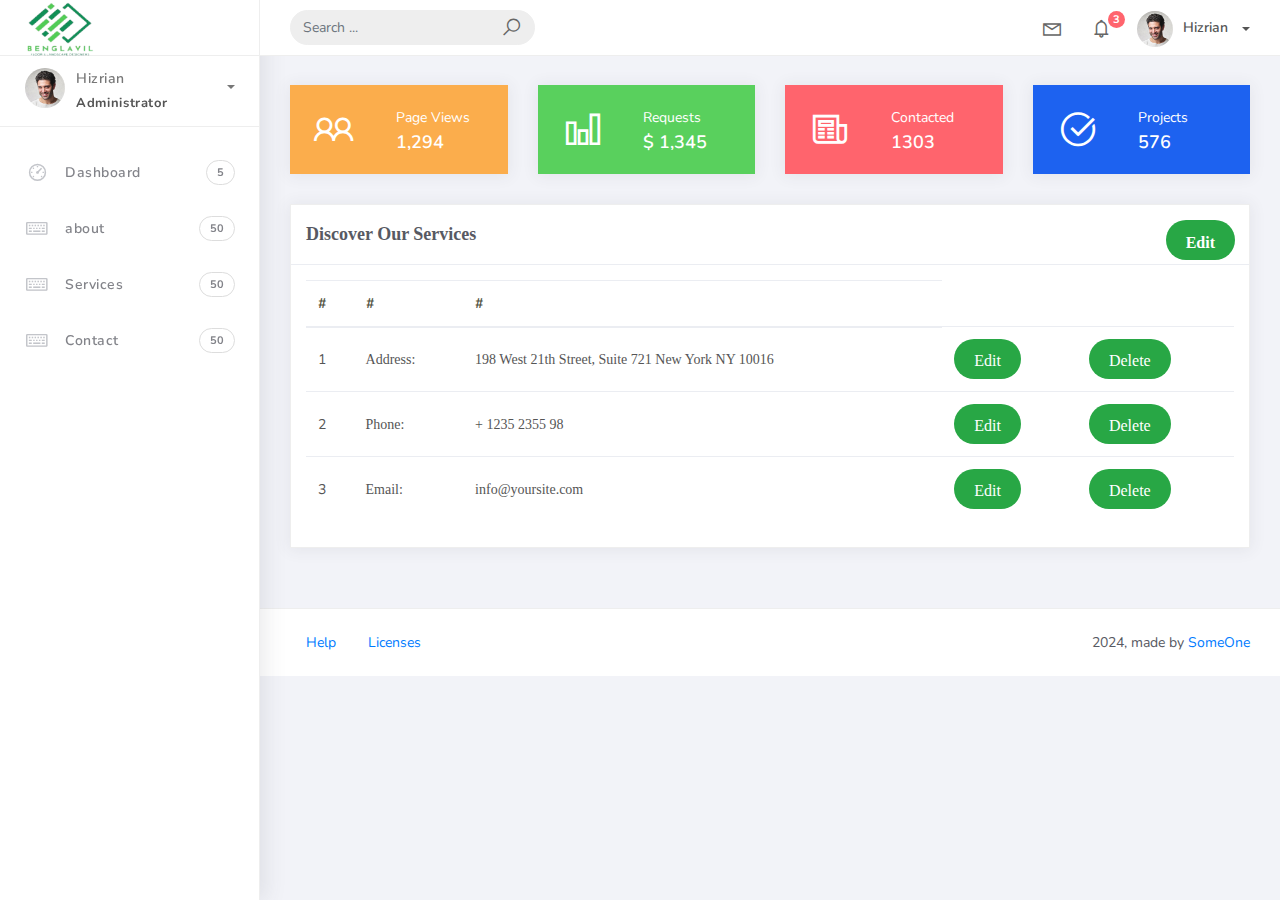
<file: Ready-Bootstrap-Dashboard-master/contact.html>
<!DOCTYPE html>
<html>
<head>
	<meta http-equiv="X-UA-Compatible" content="IE=edge,chrome=1" />
	<title>Contact</title>
	<meta content='width=device-width, initial-scale=1.0, maximum-scale=1.0, user-scalable=0, shrink-to-fit=no' name='viewport' />
	<link rel="stylesheet" href="assets/css/bootstrap.min.css">
	<link rel="stylesheet" href="https://fonts.googleapis.com/css?family=Nunito:200,200i,300,300i,400,400i,600,600i,700,700i,800,800i,900,900i">
	<link rel="stylesheet" href="assets/css/ready.css">
	<link rel="stylesheet" href="assets/css/demo.css">
    <link rel="stylesheet" href="assets/css/style.css">
</head>
<body>
	<div class="wrapper">
		<div class="main-header">
			<div class="logo-header">
				<a href="index.html" class="logo">
					<img style="width: 70px;" src="assets\img\img.jpeg.png" alt="">
				</a>
				<button class="navbar-toggler sidenav-toggler ml-auto" type="button" data-toggle="collapse" data-target="collapse" aria-controls="sidebar" aria-expanded="false" aria-label="Toggle navigation">
					<span class="navbar-toggler-icon"></span>
				</button>
				<button class="topbar-toggler more"><i class="la la-ellipsis-v"></i></button>
			</div>
			<nav class="navbar navbar-header navbar-expand-lg">
				<div class="container-fluid">
					
					<form class="navbar-left navbar-form nav-search mr-md-3" action="">
						<div class="input-group">
							<input type="text" placeholder="Search ..." class="form-control">
							<div class="input-group-append">
								<span class="input-group-text">
									<i class="la la-search search-icon"></i>
								</span>
							</div>
						</div>
					</form>
					<ul class="navbar-nav topbar-nav ml-md-auto align-items-center">
						<li class="nav-item dropdown hidden-caret">
							<a class="nav-link dropdown-toggle" href="#" id="navbarDropdown" role="button" data-toggle="dropdown" aria-haspopup="true" aria-expanded="false">
								<i class="la la-envelope"></i>
							</a>
							<div class="dropdown-menu" aria-labelledby="navbarDropdown">
								<a class="dropdown-item" href="#">Action</a>
								<a class="dropdown-item" href="#">Another action</a>
								<div class="dropdown-divider"></div>
								<a class="dropdown-item" href="#">Something else here</a>
							</div>
						</li>
						<li class="nav-item dropdown hidden-caret">
							<a class="nav-link dropdown-toggle" href="#" id="navbarDropdown" role="button" data-toggle="dropdown" aria-haspopup="true" aria-expanded="false">
								<i class="la la-bell"></i>
								<span class="notification">3</span>
							</a>
							<ul class="dropdown-menu notif-box" aria-labelledby="navbarDropdown">
								<li>
									<div class="dropdown-title">You have 4 new notification</div>
								</li>
								<li>
									<div class="notif-center">
										<a href="#">
											<div class="notif-icon notif-primary"> <i class="la la-user-plus"></i> </div>
											<div class="notif-content">
												<span class="block">
													New user registered
												</span>
												<span class="time">5 minutes ago</span> 
											</div>
										</a>
										<a href="#">
											<div class="notif-icon notif-success"> <i class="la la-comment"></i> </div>
											<div class="notif-content">
												<span class="block">
													Rahmad commented on Admin
												</span>
												<span class="time">12 minutes ago</span> 
											</div>
										</a>
										<a href="#">
											<div class="notif-img"> 
												<img src="assets/img/profile2.jpg" alt="Img Profile">
											</div>
											<div class="notif-content">
												<span class="block">
													Reza send messages to you
												</span>
												<span class="time">12 minutes ago</span> 
											</div>
										</a>
										<a href="#">
											<div class="notif-icon notif-danger"> <i class="la la-heart"></i> </div>
											<div class="notif-content">
												<span class="block">
													Farrah liked Admin
												</span>
												<span class="time">17 minutes ago</span> 
											</div>
										</a>
									</div>
								</li>
								<li>
									<a class="see-all" href="javascript:void(0);"> <strong>See all notifications</strong> <i class="la la-angle-right"></i> </a>
								</li>
							</ul>
						</li>
						<li class="nav-item dropdown">
							<a class="dropdown-toggle profile-pic" data-toggle="dropdown" href="#" aria-expanded="false"> <img src="assets/img/profile.jpg" alt="user-img" width="36" class="img-circle"><span >Hizrian</span></span> </a>
							<ul class="dropdown-menu dropdown-user">
								<li>
									<div class="user-box">
										<div class="u-img"><img src="assets/img/profile.jpg" alt="user"></div>
										<div class="u-text">
											<h4>Hizrian</h4>
											<p class="text-muted">hello@themekita.com</p><a href="profile.html" class="btn btn-rounded btn-danger btn-sm">View Profile</a></div>
										</div>
									</li>
									<div class="dropdown-divider"></div>
									<a class="dropdown-item" href="#"><i class="ti-user"></i> My Profile</a>
									<a class="dropdown-item" href="#"></i> My Balance</a>
									<a class="dropdown-item" href="#"><i class="ti-email"></i> Inbox</a>
									<div class="dropdown-divider"></div>
									<a class="dropdown-item" href="#"><i class="ti-settings"></i> Account Setting</a>
									<div class="dropdown-divider"></div>
									<a class="dropdown-item" href="#"><i class="fa fa-power-off"></i> Logout</a>
								</ul>
								<!-- /.dropdown-user -->
							</li>
						</ul>
					</div>
				</nav>
			</div>
			<div class="sidebar">
				<div class="scrollbar-inner sidebar-wrapper">
					<div class="user">
						<div class="photo">
							<img src="assets/img/profile.jpg">
						</div>
						<div class="info">
							<a class="" data-toggle="collapse" href="#collapseExample" aria-expanded="true">
								<span>
									Hizrian
									<span class="user-level">Administrator</span>
									<span class="caret"></span>
								</span>
							</a>
							<div class="clearfix"></div>

							<div class="collapse in" id="collapseExample" aria-expanded="true" style="">
								<ul class="nav">
									<li>
										<a href="#profile">
											<span class="link-collapse">My Profile</span>
										</a>
									</li>
									<li>
										<a href="#edit">
											<span class="link-collapse">Edit Profile</span>
										</a>
									</li>
									<li>
										<a href="#settings">
											<span class="link-collapse">Settings</span>
										</a>
									</li>
								</ul>
							</div>
						</div>
					</div>
					<ul class="nav">
						<li class="nav-item">
							<a href="index.html">
								<i class="la la-dashboard"></i>
								<p>Dashboard</p>
								<span class="badge badge-count">5</span>
							</a>
						</li>
						<li class="nav-item">
							<a href="about.html">
								<i class="la la-keyboard-o"></i>
								<p>about</p>
								<span class="badge badge-count">50</span>
							</a>
						</li>
						<li class="nav-item">
							<a href="services.html">
								<i class="la la-keyboard-o"></i>
								<p>Services</p>
								<span class="badge badge-count">50</span>
							</a>
						</li>
						<li class="nav-item">
							<a href="contact.html">
								<i class="la la-keyboard-o"></i>
								<p>Contact</p>
								<span class="badge badge-count">50</span>
							</a>
						</li>

						<!--
						<li class="nav-item">
							<a href="components.html">
								<i class="la la-table"></i>
								<p>Components</p>
								<span class="badge badge-count">14</span>
							</a>
						</li>
						
						<li class="nav-item">
							<a href="forms.html">
								<i class="la la-keyboard-o"></i>
								<p>Forms</p>
								<span class="badge badge-count">50</span>
							</a>
						</li>
						<li class="nav-item active">
							<a href="tables.html">
								<i class="la la-th"></i>
								<p>Tables</p>
								<span class="badge badge-count">6</span>
							</a>
						</li>
						<li class="nav-item">
							<a href="notifications.html">
								<i class="la la-bell"></i>
								<p>Notifications</p>
							</a>
						</li>
                        -->
                        <!--
						<li class="nav-item">
							<a href="typography.html">
								<i class="la la-font"></i>
								<p>Typography</p>
								<span class="badge badge-danger">25</span>
							</a>
						</li>
						<li class="nav-item">
							<a href="icons.html">
								<i class="la la-fonticons"></i>
								<p>Icons</p>
							</a>
						</li>
						<li class="nav-item update-pro">
							<button  data-toggle="modal" data-target="#modalUpdate">
								<i class="la la-hand-pointer-o"></i>
								<p>Update To Pro</p>
							</button>
						</li>
                    -->
					</ul>
				</div>
			</div>
			<div class="main-panel">
				<div class="content">
					<div class="container-fluid">
						<div class="row">
                            <div class="col-md-3">
								<div class="card card-stats card-warning">
									<div class="card-body ">
										<div class="row">
											<div class="col-5">
												<div class="icon-big text-center">
													<i class="la la-users"></i>
												</div>
											</div>
											<div class="col-7 d-flex align-items-center">
												<div class="numbers">
													<p class="card-category">Page Views</p>
													<h4 class="card-title">1,294</h4>
												</div>
											</div>
										</div>
									</div>
								</div>
							</div>
							<div class="col-md-3">
								<div class="card card-stats card-success">
									<div class="card-body ">
										<div class="row">
											<div class="col-5">
												<div class="icon-big text-center">
													<i class="la la-bar-chart"></i>
												</div>
											</div>
											<div class="col-7 d-flex align-items-center">
												<div class="numbers">
													<p class="card-category">Requests</p>
													<h4 class="card-title">$ 1,345</h4>
												</div>
											</div>
										</div>
									</div>
								</div>
							</div>
							<div class="col-md-3">
								<div class="card card-stats card-danger">
									<div class="card-body">
										<div class="row">
											<div class="col-5">
												<div class="icon-big text-center">
													<i class="la la-newspaper-o"></i>
												</div>
											</div>
											<div class="col-7 d-flex align-items-center">
												<div class="numbers">
													<p class="card-category">Contacted</p>
													<h4 class="card-title">1303</h4>
												</div>
											</div>
										</div>
									</div>
								</div>
							</div>
							<div class="col-md-3">
								<div class="card card-stats card-primary">
									<div class="card-body ">
										<div class="row">
											<div class="col-5">
												<div class="icon-big text-center">
													<i class="la la-check-circle"></i>
												</div>
											</div>
											<div class="col-7 d-flex align-items-center">
												<div class="numbers">
													<p class="card-category">Projects</p>
													<h4 class="card-title">576</h4>
												</div>
											</div>
										</div>
									</div>
								</div>
							</div>
                        </div>
						<div class="row">
							
							<div class="col-md-12">
								<div class="card">
									<div class="card-header">
										<div class="card-title" style="font-family: Georgia, 'Times New Roman', Times, serif;">Discover Our Services<span class="button" style="position: fixed; right: 45px;">
                                            <div class="media-body" style="font-family: Georgia, 'Times New Roman', Times, serif; height: 10px;">
                                                
                                                <a href="#" class="btn-green" style="font-family: Georgia, 'Times New Roman', Times, serif;">Edit</a>
                                              </div>
                                            <span></div>
									</div>
									<div class="card-body">
										<table class="table table-hover">
											<thead>
												<tr>
													<th scope="col">#</th>
													<th scope="col">#</th>
													<th scope="col">#</th>
												</tr>
											</thead>
											<tbody>
												<tr>
													<td>1</td>
													<td style="font-family: Georgia, 'Times New Roman', Times, serif;">Address:</td>
													<td style="font-family: Georgia, 'Times New Roman', Times, serif;">198 West 21th Street, Suite 721 New York NY 10016</td>
													<td><div class="media-body">
                                                            
														<a href="#" class="btn-green" style="font-family: Georgia, 'Times New Roman', Times, serif;">Edit</a>
													</div></td>
													<td><div class="media-body">
													
														<a href="#" class="btn-green" style="font-family: Georgia, 'Times New Roman', Times, serif;">Delete</a>
													</div></td>
												</tr>
												<tr>
													<td>2</td>
													<td style="font-family: Georgia, 'Times New Roman', Times, serif;">Phone:</td>
													<td style="font-family: Georgia, 'Times New Roman', Times, serif;"> + 1235 2355 98</td>
													<td><div class="media-body">
                                                            
														<a href="#" class="btn-green" style="font-family: Georgia, 'Times New Roman', Times, serif;">Edit</a>
													</div></td>
													<td><div class="media-body">
													
														<a href="#" class="btn-green" style="font-family: Georgia, 'Times New Roman', Times, serif;">Delete</a>
													</div></td>
												</tr>
												<tr>
													<td>3</td>
													<td style="font-family: Georgia, 'Times New Roman', Times, serif;">Email:</td>
													<td style="font-family: Georgia, 'Times New Roman', Times, serif;">info@yoursite.com</td>
													<td><div class="media-body">
                                                            
														<a href="#" class="btn-green" style="font-family: Georgia, 'Times New Roman', Times, serif;">Edit</a>
													</div></td>
													<td><div class="media-body">
													
														<a href="#" class="btn-green" style="font-family: Georgia, 'Times New Roman', Times, serif;">Delete</a>
													</div></td>
												</tr>
											</tbody>
										</table>
									</div>
								</div>
								
							</div>
						</div>
					</div>
				</div>
				<footer class="footer">
					<div class="container-fluid">
						<nav class="pull-left">
							<ul class="nav">
								
								<li class="nav-item">
									<a class="nav-link" href="#">
										Help
									</a>
								</li>
								<li class="nav-item">
									<a class="nav-link" href="#">
										Licenses
									</a>
								</li>
							</ul>
						</nav>
						<div class="copyright ml-auto">
							2024, made by <a href="#">SomeOne</a>
						</div>				
					</div>
				</footer>
			</div>
		</div>
	</div>
</div>
<!-- Modal -->
<div class="modal fade" id="modalUpdate" tabindex="-1" role="dialog" aria-labelledby="modalUpdatePro" aria-hidden="true">
	<div class="modal-dialog modal-dialog-centered" role="document">
		<div class="modal-content">
			<div class="modal-header bg-primary">
				<h6 class="modal-title"><i class="la la-frown-o"></i> Under Development</h6>
				<button type="button" class="close" data-dismiss="modal" aria-label="Close">
					<span aria-hidden="true">&times;</span>
				</button>
			</div>
			<div class="modal-body text-center">									
				<p>Currently the pro version of the <b>Ready Dashboard</b> Bootstrap is in progress development</p>
				<p>
				<b>We'll let you know when it's done</b></p>
			</div>
			<div class="modal-footer">
				<button type="button" class="btn btn-secondary" data-dismiss="modal">Close</button>
			</div>
		</div>
	</div>
</div>
</body>
<script src="assets/js/core/jquery.3.2.1.min.js"></script>
<script src="assets/js/plugin/jquery-ui-1.12.1.custom/jquery-ui.min.js"></script>
<script src="assets/js/core/popper.min.js"></script>
<script src="assets/js/core/bootstrap.min.js"></script>
<script src="assets/js/plugin/chartist/chartist.min.js"></script>
<script src="assets/js/plugin/chartist/plugin/chartist-plugin-tooltip.min.js"></script>
<script src="assets/js/plugin/bootstrap-notify/bootstrap-notify.min.js"></script>
<script src="assets/js/plugin/bootstrap-toggle/bootstrap-toggle.min.js"></script>
<script src="assets/js/plugin/jquery-mapael/jquery.mapael.min.js"></script>
<script src="assets/js/plugin/jquery-mapael/maps/world_countries.min.js"></script>
<script src="assets/js/plugin/chart-circle/circles.min.js"></script>
<script src="assets/js/plugin/jquery-scrollbar/jquery.scrollbar.min.js"></script>
<script src="assets/js/ready.min.js"></script>
<script>
	$('#displayNotif').on('click', function(){
		var placementFrom = $('#notify_placement_from option:selected').val();
		var placementAlign = $('#notify_placement_align option:selected').val();
		var state = $('#notify_state option:selected').val();
		var style = $('#notify_style option:selected').val();
		var content = {};

		content.message = 'Turning standard Bootstrap alerts into "notify" like notifications';
		content.title = 'Bootstrap notify';
		if (style == "withicon") {
			content.icon = 'la la-bell';
		} else {
			content.icon = 'none';
		}
		content.url = 'index.html';
		content.target = '_blank';

		$.notify(content,{
			type: state,
			placement: {
				from: placementFrom,
				align: placementAlign
			},
			time: 1000,
		});
	});
</script>
</html>
</file>
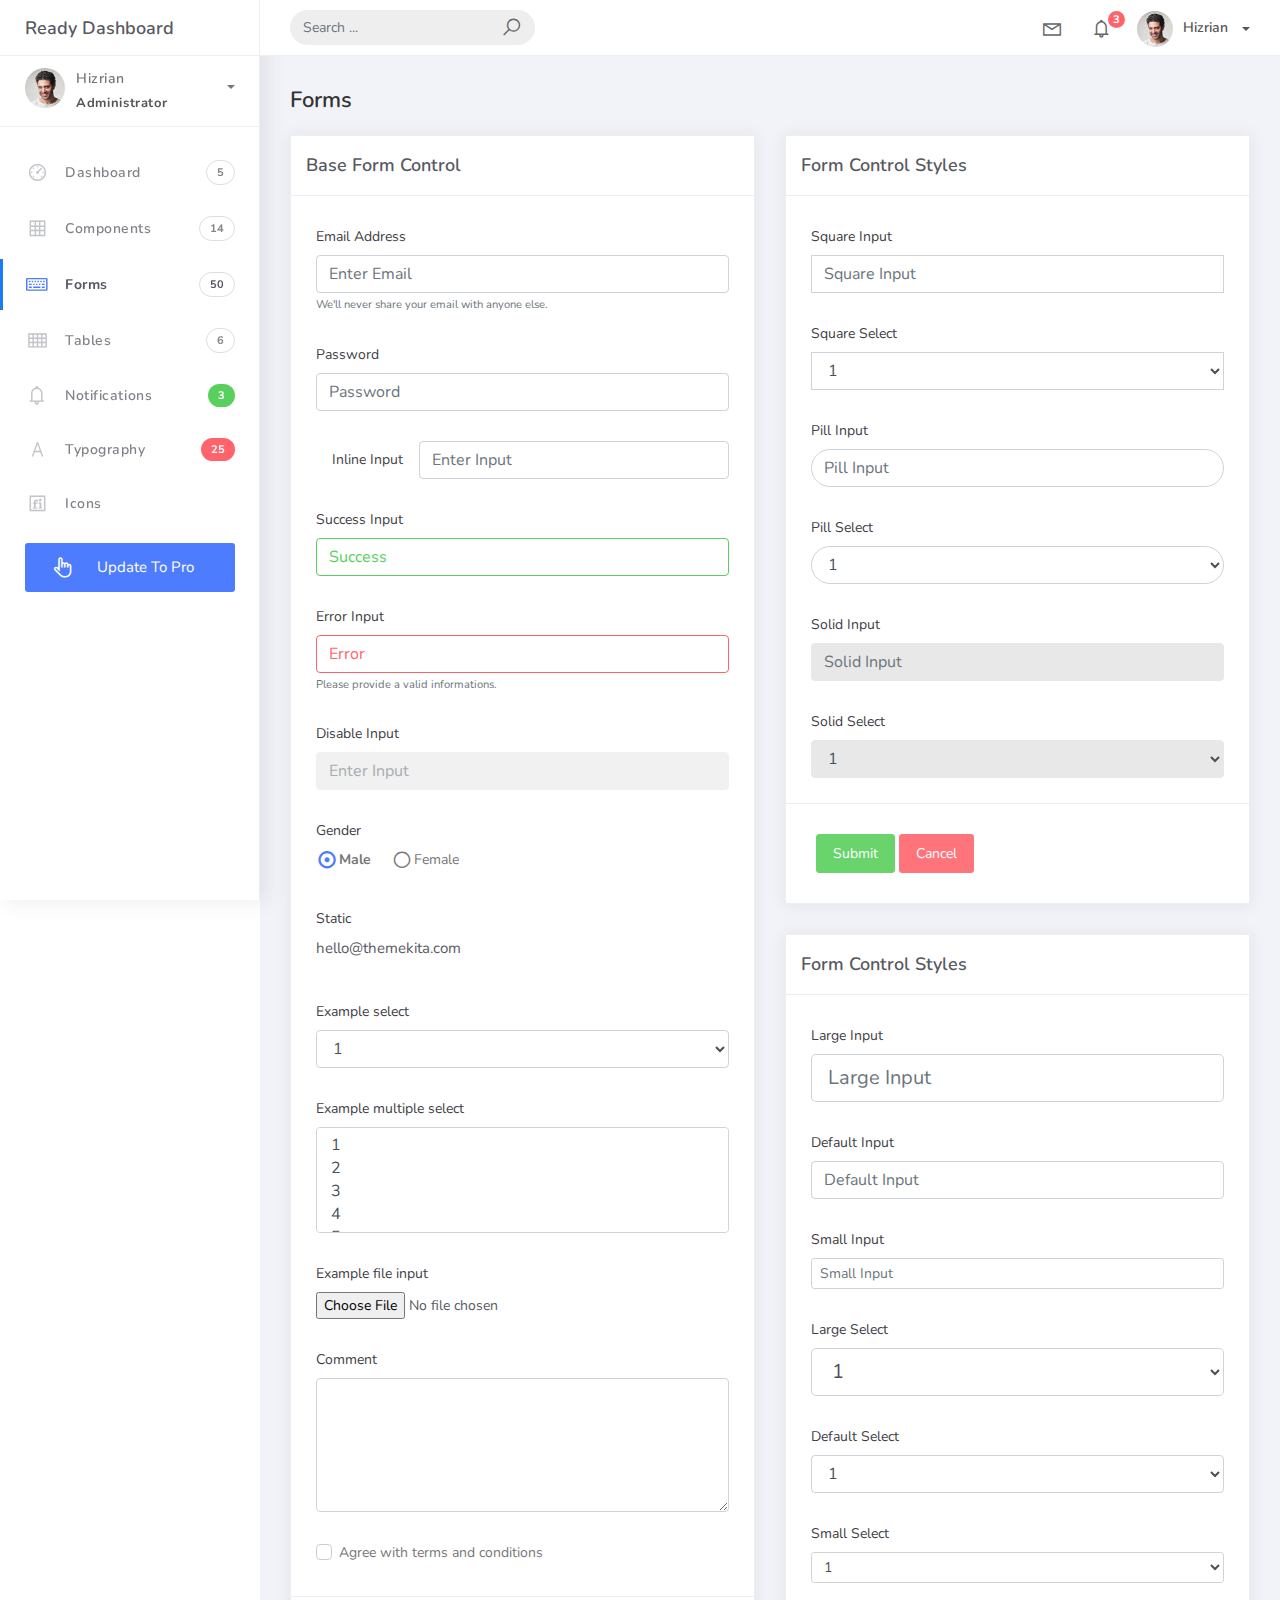
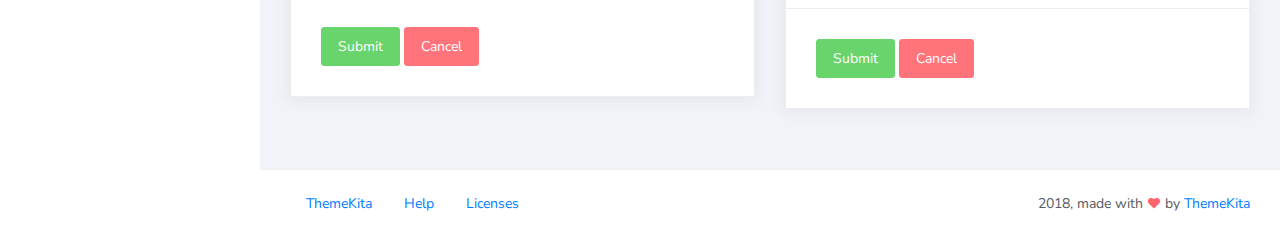
<file: Ready-Bootstrap-Dashboard-master/forms.html>
<!DOCTYPE html>
<html>
<head>
	<meta http-equiv="X-UA-Compatible" content="IE=edge,chrome=1" />
	<title>Forms - Ready Bootstrap Dashboard</title>
	<meta content='width=device-width, initial-scale=1.0, maximum-scale=1.0, user-scalable=0, shrink-to-fit=no' name='viewport' />
	<link rel="stylesheet" href="assets/css/bootstrap.min.css">
	<link rel="stylesheet" href="https://fonts.googleapis.com/css?family=Nunito:200,200i,300,300i,400,400i,600,600i,700,700i,800,800i,900,900i">
	<link rel="stylesheet" href="assets/css/ready.css">
	<link rel="stylesheet" href="assets/css/demo.css">
</head>
<body>
	<div class="wrapper">
		<div class="main-header">
			<div class="logo-header">
				<a href="index.html" class="logo">
					Ready Dashboard
				</a>
				<button class="navbar-toggler sidenav-toggler ml-auto" type="button" data-toggle="collapse" data-target="collapse" aria-controls="sidebar" aria-expanded="false" aria-label="Toggle navigation">
					<span class="navbar-toggler-icon"></span>
				</button>
				<button class="topbar-toggler more"><i class="la la-ellipsis-v"></i></button>
			</div>
			<nav class="navbar navbar-header navbar-expand-lg">
				<div class="container-fluid">
					
					<form class="navbar-left navbar-form nav-search mr-md-3" action="">
						<div class="input-group">
							<input type="text" placeholder="Search ..." class="form-control">
							<div class="input-group-append">
								<span class="input-group-text">
									<i class="la la-search search-icon"></i>
								</span>
							</div>
						</div>
					</form>
					<ul class="navbar-nav topbar-nav ml-md-auto align-items-center">
						<li class="nav-item dropdown hidden-caret">
							<a class="nav-link dropdown-toggle" href="#" id="navbarDropdown" role="button" data-toggle="dropdown" aria-haspopup="true" aria-expanded="false">
								<i class="la la-envelope"></i>
							</a>
							<div class="dropdown-menu" aria-labelledby="navbarDropdown">
								<a class="dropdown-item" href="#">Action</a>
								<a class="dropdown-item" href="#">Another action</a>
								<div class="dropdown-divider"></div>
								<a class="dropdown-item" href="#">Something else here</a>
							</div>
						</li>
						<li class="nav-item dropdown hidden-caret">
							<a class="nav-link dropdown-toggle" href="#" id="navbarDropdown" role="button" data-toggle="dropdown" aria-haspopup="true" aria-expanded="false">
								<i class="la la-bell"></i>
								<span class="notification">3</span>
							</a>
							<ul class="dropdown-menu notif-box" aria-labelledby="navbarDropdown">
								<li>
									<div class="dropdown-title">You have 4 new notification</div>
								</li>
								<li>
									<div class="notif-center">
										<a href="#">
											<div class="notif-icon notif-primary"> <i class="la la-user-plus"></i> </div>
											<div class="notif-content">
												<span class="block">
													New user registered
												</span>
												<span class="time">5 minutes ago</span> 
											</div>
										</a>
										<a href="#">
											<div class="notif-icon notif-success"> <i class="la la-comment"></i> </div>
											<div class="notif-content">
												<span class="block">
													Rahmad commented on Admin
												</span>
												<span class="time">12 minutes ago</span> 
											</div>
										</a>
										<a href="#">
											<div class="notif-img"> 
												<img src="assets/img/profile2.jpg" alt="Img Profile">
											</div>
											<div class="notif-content">
												<span class="block">
													Reza send messages to you
												</span>
												<span class="time">12 minutes ago</span> 
											</div>
										</a>
										<a href="#">
											<div class="notif-icon notif-danger"> <i class="la la-heart"></i> </div>
											<div class="notif-content">
												<span class="block">
													Farrah liked Admin
												</span>
												<span class="time">17 minutes ago</span> 
											</div>
										</a>
									</div>
								</li>
								<li>
									<a class="see-all" href="javascript:void(0);"> <strong>See all notifications</strong> <i class="la la-angle-right"></i> </a>
								</li>
							</ul>
						</li>
						<li class="nav-item dropdown">
							<a class="dropdown-toggle profile-pic" data-toggle="dropdown" href="#" aria-expanded="false"> <img src="assets/img/profile.jpg" alt="user-img" width="36" class="img-circle"><span >Hizrian</span></span> </a>
							<ul class="dropdown-menu dropdown-user">
								<li>
									<div class="user-box">
										<div class="u-img"><img src="assets/img/profile.jpg" alt="user"></div>
										<div class="u-text">
											<h4>Hizrian</h4>
											<p class="text-muted">hello@themekita.com</p><a href="profile.html" class="btn btn-rounded btn-danger btn-sm">View Profile</a></div>
										</div>
									</li>
									<div class="dropdown-divider"></div>
									<a class="dropdown-item" href="#"><i class="ti-user"></i> My Profile</a>
									<a class="dropdown-item" href="#"></i> My Balance</a>
									<a class="dropdown-item" href="#"><i class="ti-email"></i> Inbox</a>
									<div class="dropdown-divider"></div>
									<a class="dropdown-item" href="#"><i class="ti-settings"></i> Account Setting</a>
									<div class="dropdown-divider"></div>
									<a class="dropdown-item" href="#"><i class="fa fa-power-off"></i> Logout</a>
								</ul>
								<!-- /.dropdown-user -->
							</li>
						</ul>
					</div>
				</nav>
			</div>
			<div class="sidebar">
				<div class="scrollbar-inner sidebar-wrapper">
					<div class="user">
						<div class="photo">
							<img src="assets/img/profile.jpg">
						</div>
						<div class="info">
							<a class="" data-toggle="collapse" href="#collapseExample" aria-expanded="true">
								<span>
									Hizrian
									<span class="user-level">Administrator</span>
									<span class="caret"></span>
								</span>
							</a>
							<div class="clearfix"></div>

							<div class="collapse in" id="collapseExample" aria-expanded="true" style="">
								<ul class="nav">
									<li>
										<a href="#profile">
											<span class="link-collapse">My Profile</span>
										</a>
									</li>
									<li>
										<a href="#edit">
											<span class="link-collapse">Edit Profile</span>
										</a>
									</li>
									<li>
										<a href="#settings">
											<span class="link-collapse">Settings</span>
										</a>
									</li>
								</ul>
							</div>
						</div>
					</div>
					<ul class="nav">
						<li class="nav-item">
							<a href="index.html">
								<i class="la la-dashboard"></i>
								<p>Dashboard</p>
								<span class="badge badge-count">5</span>
							</a>
						</li>
						<li class="nav-item">
							<a href="components.html">
								<i class="la la-table"></i>
								<p>Components</p>
								<span class="badge badge-count">14</span>
							</a>
						</li>
						<li class="nav-item active">
							<a href="forms.html">
								<i class="la la-keyboard-o"></i>
								<p>Forms</p>
								<span class="badge badge-count">50</span>
							</a>
						</li>
						<li class="nav-item">
							<a href="tables.html">
								<i class="la la-th"></i>
								<p>Tables</p>
								<span class="badge badge-count">6</span>
							</a>
						</li>
						<li class="nav-item">
							<a href="notifications.html">
								<i class="la la-bell"></i>
								<p>Notifications</p>
								<span class="badge badge-success">3</span>
							</a>
						</li>
						<li class="nav-item">
							<a href="typography.html">
								<i class="la la-font"></i>
								<p>Typography</p>
								<span class="badge badge-danger">25</span>
							</a>
						</li>
						<li class="nav-item">
							<a href="icons.html">
								<i class="la la-fonticons"></i>
								<p>Icons</p>
							</a>
						</li>
						<li class="nav-item update-pro">
							<button  data-toggle="modal" data-target="#modalUpdate">
								<i class="la la-hand-pointer-o"></i>
								<p>Update To Pro</p>
							</button>
						</li>
					</ul>
				</div>
			</div>
			<div class="main-panel">
				<div class="content">
					<div class="container-fluid">
						<h4 class="page-title">Forms</h4>
						<div class="row">
							<div class="col-md-6">
								<div class="card">
									<div class="card-header">
										<div class="card-title">Base Form Control</div>
									</div>
									<div class="card-body">
										<div class="form-group">
											<label for="email">Email Address</label>
											<input type="email" class="form-control" id="email" placeholder="Enter Email">
											<small id="emailHelp" class="form-text text-muted">We'll never share your email with anyone else.</small>
										</div>
										<div class="form-group">
											<label for="password">Password</label>
											<input type="password" class="form-control" id="password" placeholder="Password">
										</div>
										<div class="form-group form-inline">
											<label for="inlineinput" class="col-md-3 col-form-label">Inline Input</label>
											<div class="col-md-9 p-0">
												<input type="text" class="form-control input-full" id="inlineinput" placeholder="Enter Input">
											</div>
										</div>
										<div class="form-group has-success">
											<label for="successInput">Success Input</label>
											<input type="text" id="successInput" value="Success" class="form-control">
										</div>
										<div class="form-group has-error has-feedback">
											<label for="errorInput">Error Input</label>
											<input type="text" id="errorInput" value="Error" class="form-control">
											<small id="emailHelp" class="form-text text-muted">Please provide a valid informations.</small>
										</div>
										<div class="form-group">
											<label for="disableinput">Disable Input</label>
											<input type="text" class="form-control" id="disableinput" placeholder="Enter Input" disabled>
										</div>
										<div class="form-check">
											<label>Gender</label><br/>
											<label class="form-radio-label">
												<input class="form-radio-input" type="radio" name="optionsRadios" value=""  checked="">
												<span class="form-radio-sign">Male</span>
											</label>
											<label class="form-radio-label ml-3">
												<input class="form-radio-input" type="radio" name="optionsRadios" value="">
												<span class="form-radio-sign">Female</span>
											</label>
										</div>
										<div class="form-group">
											<label class="control-label">
												Static
											</label> <!----> <p class="form-control-static">hello@themekita.com</p> <!---->  <!----></div>
											<div class="form-group">
												<label for="exampleFormControlSelect1">Example select</label>
												<select class="form-control" id="exampleFormControlSelect1">
													<option>1</option>
													<option>2</option>
													<option>3</option>
													<option>4</option>
													<option>5</option>
												</select>
											</div>
											<div class="form-group">
												<label for="exampleFormControlSelect2">Example multiple select</label>
												<select multiple class="form-control" id="exampleFormControlSelect2">
													<option>1</option>
													<option>2</option>
													<option>3</option>
													<option>4</option>
													<option>5</option>
												</select>
											</div>
											<div class="form-group">
												<label for="exampleFormControlFile1">Example file input</label>
												<input type="file" class="form-control-file" id="exampleFormControlFile1">
											</div>
											<div class="form-group">
												<label for="comment">Comment</label>
												<textarea class="form-control" id="comment" rows="5">

												</textarea>
											</div>
											<div class="form-check">
												<label class="form-check-label">
													<input class="form-check-input" type="checkbox" value="">
													<span class="form-check-sign">Agree with terms and conditions</span>
												</label>
											</div>
										</div>
										<div class="card-action">
											<button class="btn btn-success">Submit</button>
											<button class="btn btn-danger">Cancel</button>
										</div>
									</div>
								</div>
								<div class="col-md-6">
									<div class="card">
										<div class="card-header">
											<div class="card-title">Form Control Styles</div>
										</div>
										<div class="card-body">
											<div class="form-group">
												<label for="squareInput">Square Input</label>
												<input type="text" class="form-control input-square" id="squareInput" placeholder="Square Input">
											</div>
											<div class="form-group">
												<label for="squareSelect">Square Select</label>
												<select class="form-control input-square" id="squareSelect">
													<option>1</option>
													<option>2</option>
													<option>3</option>
													<option>4</option>
													<option>5</option>
												</select>
											</div>
											<div class="form-group">
												<label for="pillInput">Pill Input</label>
												<input type="text" class="form-control input-pill" id="pillInput" placeholder="Pill Input">
											</div>
											<div class="form-group">
												<label for="pillSelect">Pill Select</label>
												<select class="form-control input-pill" id="pillSelect">
													<option>1</option>
													<option>2</option>
													<option>3</option>
													<option>4</option>
													<option>5</option>
												</select>
											</div>
											<div class="form-group">
												<label for="solidInput">Solid Input</label>
												<input type="text" class="form-control input-solid" id="solidInput" placeholder="Solid Input">
											</div>
											<div class="form-group">
												<label for="solidSelect">Solid Select</label>
												<select class="form-control input-solid" id="solidSelect">
													<option>1</option>
													<option>2</option>
													<option>3</option>
													<option>4</option>
													<option>5</option>
												</select>
											</div>											
										</div>
										<div class="card-action">
											<button class="btn btn-success">Submit</button>
											<button class="btn btn-danger">Cancel</button>
										</div>
									</div>
									<div class="card">
										<div class="card-header">
											<div class="card-title">Form Control Styles</div>
										</div>
										<div class="card-body">
											<div class="form-group">
												<label for="largeInput">Large Input</label>
												<input type="text" class="form-control form-control-lg" id="largeInput" placeholder="Large Input">
											</div>
											<div class="form-group">
												<label for="largeInput">Default Input</label>
												<input type="text" class="form-control form-control" id="defaultInput" placeholder="Default Input">
											</div>
											<div class="form-group">
												<label for="smallInput">Small Input</label>
												<input type="text" class="form-control form-control-sm" id="smallInput" placeholder="Small Input">
											</div>
											<div class="form-group">
												<label for="largeSelect">Large Select</label>
												<select class="form-control form-control-lg" id="largeSelect">
													<option>1</option>
													<option>2</option>
													<option>3</option>
													<option>4</option>
													<option>5</option>
												</select>
											</div>
											<div class="form-group">
												<label for="defaultSelect">Default Select</label>
												<select class="form-control form-control" id="defaultSelect">
													<option>1</option>
													<option>2</option>
													<option>3</option>
													<option>4</option>
													<option>5</option>
												</select>
											</div>
											<div class="form-group">
												<label for="smallSelect">Small Select</label>
												<select class="form-control form-control-sm" id="smallSelect">
													<option>1</option>
													<option>2</option>
													<option>3</option>
													<option>4</option>
													<option>5</option>
												</select>
											</div>
										</div>
										<div class="card-action">
											<button class="btn btn-success">Submit</button>
											<button class="btn btn-danger">Cancel</button>
										</div>
									</div>
								</div>
							</div>
						</div>
					</div>
					<footer class="footer">
						<div class="container-fluid">
							<nav class="pull-left">
								<ul class="nav">
									<li class="nav-item">
										<a class="nav-link" href="http://www.themekita.com">
											ThemeKita
										</a>
									</li>
									<li class="nav-item">
										<a class="nav-link" href="#">
											Help
										</a>
									</li>
									<li class="nav-item">
										<a class="nav-link" href="#">
											Licenses
										</a>
									</li>
								</ul>
							</nav>
							<div class="copyright ml-auto">
								2018, made with <i class="la la-heart heart text-danger"></i> by <a href="http://www.themekita.com">ThemeKita</a>
							</div>				
						</div>
					</footer>
				</div>
			</div>
		</div>
	</div>
	<!-- Modal -->
	<div class="modal fade" id="modalUpdate" tabindex="-1" role="dialog" aria-labelledby="modalUpdatePro" aria-hidden="true">
		<div class="modal-dialog modal-dialog-centered" role="document">
			<div class="modal-content">
				<div class="modal-header bg-primary">
					<h6 class="modal-title"><i class="la la-frown-o"></i> Under Development</h6>
					<button type="button" class="close" data-dismiss="modal" aria-label="Close">
						<span aria-hidden="true">&times;</span>
					</button>
				</div>
				<div class="modal-body text-center">									
					<p>Currently the pro version of the <b>Ready Dashboard</b> Bootstrap is in progress development</p>
					<p>
					<b>We'll let you know when it's done</b></p>
				</div>
				<div class="modal-footer">
					<button type="button" class="btn btn-secondary" data-dismiss="modal">Close</button>
				</div>
			</div>
		</div>
	</div>
</body>
<script src="assets/js/core/jquery.3.2.1.min.js"></script>
<script src="assets/js/plugin/jquery-ui-1.12.1.custom/jquery-ui.min.js"></script>
<script src="assets/js/core/popper.min.js"></script>
<script src="assets/js/core/bootstrap.min.js"></script>
<script src="assets/js/plugin/chartist/chartist.min.js"></script>
<script src="assets/js/plugin/chartist/plugin/chartist-plugin-tooltip.min.js"></script>
<script src="assets/js/plugin/bootstrap-notify/bootstrap-notify.min.js"></script>
<script src="assets/js/plugin/bootstrap-toggle/bootstrap-toggle.min.js"></script>
<script src="assets/js/plugin/jquery-mapael/jquery.mapael.min.js"></script>
<script src="assets/js/plugin/jquery-mapael/maps/world_countries.min.js"></script>
<script src="assets/js/plugin/chart-circle/circles.min.js"></script>
<script src="assets/js/plugin/jquery-scrollbar/jquery.scrollbar.min.js"></script>
<script src="assets/js/ready.min.js"></script>
</html>
</file>
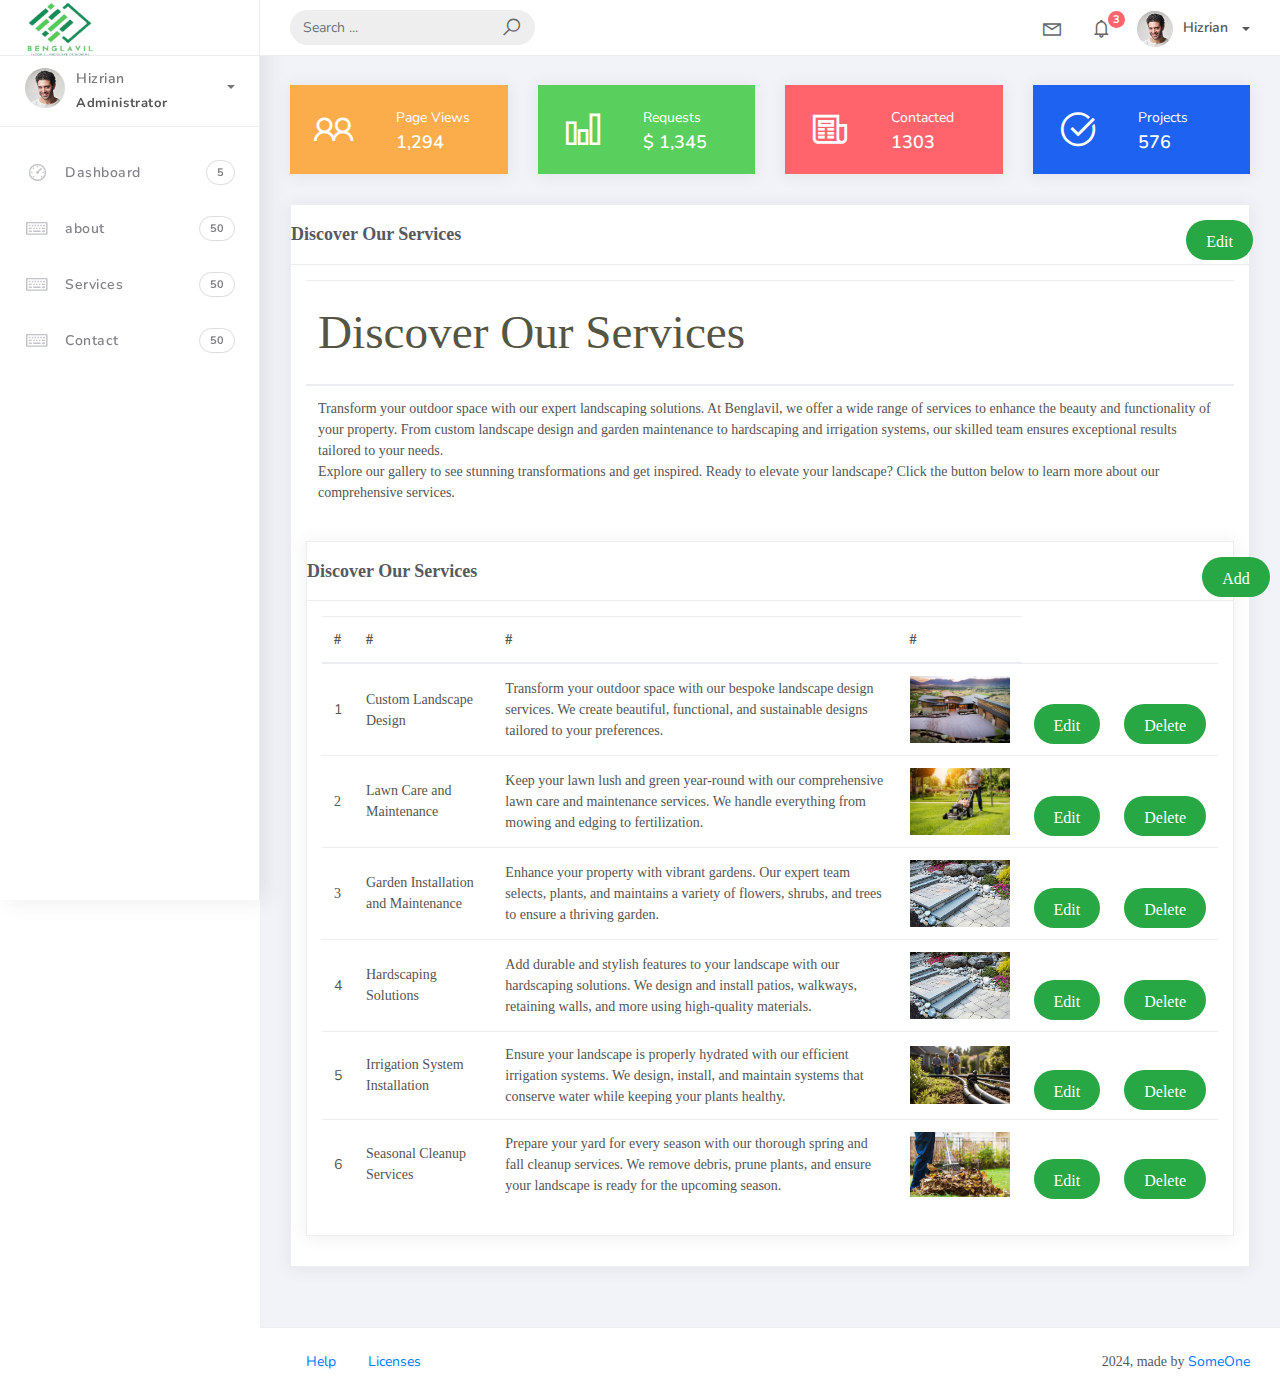
<file: Ready-Bootstrap-Dashboard-master/services.html>
<!DOCTYPE html>
<html>
<head>
	<meta http-equiv="X-UA-Compatible" content="IE=edge,chrome=1" />
	<title>Services</title>
	<meta content='width=device-width, initial-scale=1.0, maximum-scale=1.0, user-scalable=0, shrink-to-fit=no' name='viewport' />
	<link rel="stylesheet" href="assets/css/bootstrap.min.css">
	<link rel="stylesheet" href="https://fonts.googleapis.com/css?family=Nunito:200,200i,300,300i,400,400i,600,600i,700,700i,800,800i,900,900i">
	<link rel="stylesheet" href="assets/css/ready.css">
	<link rel="stylesheet" href="assets/css/demo.css">
    <link rel="stylesheet" href="assets/css/style.css">
</head>
<body style="font-family: Georgia, 'Times New Roman', Times, serif;">
	<div class="wrapper">
		<div class="main-header">
			<div class="logo-header">
				<a href="index.html" class="logo">
					<img style="width: 70px;" src="assets\img\img.jpeg.png" alt="">
				</a>
				<button class="navbar-toggler sidenav-toggler ml-auto" type="button" data-toggle="collapse" data-target="collapse" aria-controls="sidebar" aria-expanded="false" aria-label="Toggle navigation">
					<span class="navbar-toggler-icon"></span>
				</button>
				<button class="topbar-toggler more"><i class="la la-ellipsis-v"></i></button>
			</div>
			<nav class="navbar navbar-header navbar-expand-lg">
				<div class="container-fluid">
					
					<form class="navbar-left navbar-form nav-search mr-md-3" action="">
						<div class="input-group">
							<input type="text" placeholder="Search ..." class="form-control">
							<div class="input-group-append">
								<span class="input-group-text">
									<i class="la la-search search-icon"></i>
								</span>
							</div>
						</div>
					</form>
					<ul class="navbar-nav topbar-nav ml-md-auto align-items-center">
						<li class="nav-item dropdown hidden-caret">
							<a class="nav-link dropdown-toggle" href="#" id="navbarDropdown" role="button" data-toggle="dropdown" aria-haspopup="true" aria-expanded="false">
								<i class="la la-envelope"></i>
							</a>
							<div class="dropdown-menu" aria-labelledby="navbarDropdown">
								<a class="dropdown-item" href="#">Action</a>
								<a class="dropdown-item" href="#">Another action</a>
								<div class="dropdown-divider"></div>
								<a class="dropdown-item" href="#">Something else here</a>
							</div>
						</li>
						<li class="nav-item dropdown hidden-caret">
							<a class="nav-link dropdown-toggle" href="#" id="navbarDropdown" role="button" data-toggle="dropdown" aria-haspopup="true" aria-expanded="false">
								<i class="la la-bell"></i>
								<span class="notification">3</span>
							</a>
							<ul class="dropdown-menu notif-box" aria-labelledby="navbarDropdown">
								<li>
									<div class="dropdown-title">You have 4 new notification</div>
								</li>
								<li>
									<div class="notif-center">
										<a href="#">
											<div class="notif-icon notif-primary"> <i class="la la-user-plus"></i> </div>
											<div class="notif-content">
												<span class="block">
													New user registered
												</span>
												<span class="time">5 minutes ago</span> 
											</div>
										</a>
										<a href="#">
											<div class="notif-icon notif-success"> <i class="la la-comment"></i> </div>
											<div class="notif-content">
												<span class="block">
													Rahmad commented on Admin
												</span>
												<span class="time">12 minutes ago</span> 
											</div>
										</a>
										<a href="#">
											<div class="notif-img"> 
												<img src="assets/img/profile2.jpg" alt="Img Profile">
											</div>
											<div class="notif-content">
												<span class="block">
													Reza send messages to you
												</span>
												<span class="time">12 minutes ago</span> 
											</div>
										</a>
										<a href="#">
											<div class="notif-icon notif-danger"> <i class="la la-heart"></i> </div>
											<div class="notif-content">
												<span class="block">
													Farrah liked Admin
												</span>
												<span class="time">17 minutes ago</span> 
											</div>
										</a>
									</div>
								</li>
								<li>
									<a class="see-all" href="javascript:void(0);"> <strong>See all notifications</strong> <i class="la la-angle-right"></i> </a>
								</li>
							</ul>
						</li>
						<li class="nav-item dropdown">
							<a class="dropdown-toggle profile-pic" data-toggle="dropdown" href="#" aria-expanded="false"> <img src="assets/img/profile.jpg" alt="user-img" width="36" class="img-circle"><span >Hizrian</span></span> </a>
							<ul class="dropdown-menu dropdown-user">
								<li>
									<div class="user-box">
										<div class="u-img"><img src="assets/img/profile.jpg" alt="user"></div>
										<div class="u-text">
											<h4>Hizrian</h4>
											<p class="text-muted">hello@themekita.com</p><a href="profile.html" class="btn btn-rounded btn-danger btn-sm">View Profile</a></div>
										</div>
									</li>
									<div class="dropdown-divider"></div>
									<a class="dropdown-item" href="#"><i class="ti-user"></i> My Profile</a>
									<a class="dropdown-item" href="#"></i> My Balance</a>
									<a class="dropdown-item" href="#"><i class="ti-email"></i> Inbox</a>
									<div class="dropdown-divider"></div>
									<a class="dropdown-item" href="#"><i class="ti-settings"></i> Account Setting</a>
									<div class="dropdown-divider"></div>
									<a class="dropdown-item" href="#"><i class="fa fa-power-off"></i> Logout</a>
								</ul>
								<!-- /.dropdown-user -->
							</li>
						</ul>
					</div>
				</nav>
			</div>
			<div class="sidebar">
				<div class="scrollbar-inner sidebar-wrapper">
					<div class="user">
						<div class="photo">
							<img src="assets/img/profile.jpg">
						</div>
						<div class="info">
							<a class="" data-toggle="collapse" href="#collapseExample" aria-expanded="true">
								<span>
									Hizrian
									<span class="user-level">Administrator</span>
									<span class="caret"></span>
								</span>
							</a>
							<div class="clearfix"></div>

							<div class="collapse in" id="collapseExample" aria-expanded="true" style="">
								<ul class="nav">
									<li>
										<a href="#profile">
											<span class="link-collapse">My Profile</span>
										</a>
									</li>
									<li>
										<a href="#edit">
											<span class="link-collapse">Edit Profile</span>
										</a>
									</li>
									<li>
										<a href="#settings">
											<span class="link-collapse">Settings</span>
										</a>
									</li>
								</ul>
							</div>
						</div>
					</div>
					<ul class="nav">
						<li class="nav-item">
							<a href="index.html">
								<i class="la la-dashboard"></i>
								<p>Dashboard</p>
								<span class="badge badge-count">5</span>
							</a>
						</li>
						<li class="nav-item">
							<a href="about.html">
								<i class="la la-keyboard-o"></i>
								<p>about</p>
								<span class="badge badge-count">50</span>
							</a>
						</li>
						<li class="nav-item">
							<a href="services.html">
								<i class="la la-keyboard-o"></i>
								<p>Services</p>
								<span class="badge badge-count">50</span>
							</a>
						</li>
						<li class="nav-item">
							<a href="contact.html">
								<i class="la la-keyboard-o"></i>
								<p>Contact</p>
								<span class="badge badge-count">50</span>
							</a>
						</li>

						<!--
						<li class="nav-item">
							<a href="components.html">
								<i class="la la-table"></i>
								<p>Components</p>
								<span class="badge badge-count">14</span>
							</a>
						</li>
						
						<li class="nav-item">
							<a href="forms.html">
								<i class="la la-keyboard-o"></i>
								<p>Forms</p>
								<span class="badge badge-count">50</span>
							</a>
						</li>
						<li class="nav-item active">
							<a href="tables.html">
								<i class="la la-th"></i>
								<p>Tables</p>
								<span class="badge badge-count">6</span>
							</a>
						</li>
						<li class="nav-item">
							<a href="notifications.html">
								<i class="la la-bell"></i>
								<p>Notifications</p>
							</a>
						</li>
                        -->
                        <!--
						<li class="nav-item">
							<a href="typography.html">
								<i class="la la-font"></i>
								<p>Typography</p>
								<span class="badge badge-danger">25</span>
							</a>
						</li>
						<li class="nav-item">
							<a href="icons.html">
								<i class="la la-fonticons"></i>
								<p>Icons</p>
							</a>
						</li>
						<li class="nav-item update-pro">
							<button  data-toggle="modal" data-target="#modalUpdate">
								<i class="la la-hand-pointer-o"></i>
								<p>Update To Pro</p>
							</button>
						</li>
                    -->
					</ul>
				</div>
			</div>
			<div class="main-panel">
				<div class="content">
					<div class="container-fluid">
						<div class="row">

                            <div class="col-md-3">
								<div class="card card-stats card-warning">
									<div class="card-body ">
										<div class="row">
											<div class="col-5">
												<div class="icon-big text-center">
													<i class="la la-users"></i>
												</div>
											</div>
											<div class="col-7 d-flex align-items-center">
												<div class="numbers">
													<p class="card-category">Page Views</p>
													<h4 class="card-title">1,294</h4>
												</div>
											</div>
										</div>
									</div>
								</div>
							</div>
							<div class="col-md-3">
								<div class="card card-stats card-success">
									<div class="card-body ">
										<div class="row">
											<div class="col-5">
												<div class="icon-big text-center">
													<i class="la la-bar-chart"></i>
												</div>
											</div>
											<div class="col-7 d-flex align-items-center">
												<div class="numbers">
													<p class="card-category">Requests</p>
													<h4 class="card-title">$ 1,345</h4>
												</div>
											</div>
										</div>
									</div>
								</div>
							</div>
							<div class="col-md-3">
								<div class="card card-stats card-danger">
									<div class="card-body">
										<div class="row">
											<div class="col-5">
												<div class="icon-big text-center">
													<i class="la la-newspaper-o"></i>
												</div>
											</div>
											<div class="col-7 d-flex align-items-center">
												<div class="numbers">
													<p class="card-category">Contacted</p>
													<h4 class="card-title">1303</h4>
												</div>
											</div>
										</div>
									</div>
								</div>
							</div>
							<div class="col-md-3">
								<div class="card card-stats card-primary">
									<div class="card-body ">
										<div class="row">
											<div class="col-5">
												<div class="icon-big text-center">
													<i class="la la-check-circle"></i>
												</div>
											</div>
											<div class="col-7 d-flex align-items-center">
												<div class="numbers">
													<p class="card-category">Projects</p>
													<h4 class="card-title">576</h4>
												</div>
											</div>
										</div>
									</div>
								</div>
							</div>
                        </div>
						<div class="row">
							
							<div class="col-md-12">
								<div class="card">
									<div class="card-header">
										<div class="row">
                                            <div class="card-title">Discover Our Services</div>
                                            <span class="button" style="position: relative; left: 725px;;">
                                                <div class="media-body" style="font-family: Georgia, 'Times New Roman', Times, serif; height: 10px;">
                                                    
                                                    <a href="#" class="btn-green" style="font-family: Georgia, 'Times New Roman', Times, serif;">Edit</a>
                                                </div>
                                                
                                            </span>
                                        </div>
									</div>
									<div class="card-body">
										<table class="table table-hover" style="font-family: Georgia, 'Times New Roman', Times, serif;">
											<thead style="font-family: Georgia, 'Times New Roman', Times, serif;">
												<tr>
													<th scope="col"><h1 style="font-family: Georgia, 'Times New Roman', Times, serif;"><small>Discover Our Services
                                                        </small></h1></th>
												</tr>
											</thead>
											<tbody>
												<tr>
													<td style="font-family: Georgia, 'Times New Roman', Times, serif;">Transform your outdoor space with our expert 
                                                        landscaping solutions. At Benglavil, we offer a wide 
                                                        range of services to enhance the beauty and functionality of 
                                                        your property. From custom landscape design and garden maintenance 
                                                        to hardscaping and irrigation systems, our skilled team ensures 
                                                        exceptional results tailored to your needs.
                                                        <br>
                                                        Explore our gallery to see stunning transformations and get inspired. 
                                                        Ready to elevate your landscape? Click the button below to learn more 
                                                        about our comprehensive services.</td>
												</tr>
												
											</tbody>
										</table>
									</div>
                                    <div class="col-md-12">
                                        <div class="card">
                                            <div class="card-header">
                                                <div class="row" style="font-family: Georgia, 'Times New Roman', Times, serif;">
                                                    <div class="card-title" style="font-family: Georgia, 'Times New Roman', Times, serif;">Discover Our Services</div>
                                                    <span class="button" style="position: relative; left: 725px;;">
                                                        <div class="media-body" style="font-family: Georgia, 'Times New Roman', Times, serif; height: 10px;">
                                                            
                                                            <a href="#" class="btn-green" style="font-family: Georgia, 'Times New Roman', Times, serif;">Add</a>
                                                        </div>
                                                        
                                                    </span>
                                                </div>
                                            </div>
                                            <div class="card-body" style="font-family: Georgia, 'Times New Roman', Times, serif;">
                                                <table class="table table-hover">
                                                    <thead>
                                                        <tr>
                                                            <th scope="col">#</th>
                                                            <th scope="col">#</th>
                                                            <th scope="col">#</th>
                                                            <th scope="col">#</th>
                                                        </tr>
                                                    </thead>
                                                    <tbody>
                                                        <tr>
                                                            <td>1</td>
                                                            <td style="font-family: Georgia, 'Times New Roman', Times, serif;">Custom Landscape Design</td>
                                                            <td style="font-family: Georgia, 'Times New Roman', Times, serif;">Transform your outdoor space with our bespoke landscape design services. We create 
                                                                beautiful, functional, and sustainable designs tailored to your preferences.</td>
                                                            <td><img style="width: 100px;" src="assets\img\img-exp-8.png" alt=""></td>
															<td><div class="media-body" style="font-family: Georgia, 'Times New Roman', Times, serif; height: 10px;">
                                                            
																<a href="#" class="btn-green" style="font-family: Georgia, 'Times New Roman', Times, serif;">Edit</a>
															</div></td>
															<td><div class="media-body" style=" height: 10px;">
                                                            
																<a href="#" class="btn-green" style="font-family: Georgia, 'Times New Roman', Times, serif;">Delete</a>
															</div></td>
                                                        </tr>
                                                        <tr>
                                                            <td style="font-family: Georgia, 'Times New Roman', Times, serif;">2</td>
                                                            <td style="font-family: Georgia, 'Times New Roman', Times, serif;">Lawn Care and Maintenance
                                                                </td>
                                                            <td style="font-family: Georgia, 'Times New Roman', Times, serif;">Keep your lawn lush and green year-round with our comprehensive lawn care and maintenance services. 
                                                                We handle everything from mowing and edging to fertilization.</td>
                                                                <td><img style="width: 100px;" src="assets\img\img-exp-14-lawn-manage.png" alt=""></td>
															<td><div class="media-body" style="font-family: Georgia, 'Times New Roman', Times, serif; height: 10px;">
                                                            
																<a href="#" class="btn-green" style="font-family: Georgia, 'Times New Roman', Times, serif;">Edit</a>
															</div></td>
															<td><div class="media-body" style="font-family: Georgia, 'Times New Roman', Times, serif; height: 10px;">
                                                            
																<a href="#" class="btn-green" style="font-family: Georgia, 'Times New Roman', Times, serif;">Delete</a>
															</div></td>
                                                        </tr>
                                                        <tr>
                                                            <td style="font-family: Georgia, 'Times New Roman', Times, serif;">3</td>
                                                            <td style="font-family: Georgia, 'Times New Roman', Times, serif;">Garden Installation and Maintenance
                                                            </td>
                                                        <td style="font-family: Georgia, 'Times New Roman', Times, serif;">Enhance your property with vibrant gardens. Our expert team selects, plants, and 
                                                            maintains a variety of flowers, shrubs, and trees to ensure a thriving garden.</td>
                                                            <td><img style="width: 100px;" src="assets\img\img-exp-16.png" alt=""></td>
															<td><div class="media-body" style="font-family: Georgia, 'Times New Roman', Times, serif; height: 10px;">
                                                            
																<a href="#" class="btn-green" style="font-family: Georgia, 'Times New Roman', Times, serif;">Edit</a>
															</div></td>
															<td><div class="media-body" style="font-family: Georgia, 'Times New Roman', Times, serif; height: 10px;">
                                                            
																<a href="#" class="btn-green" style="font-family: Georgia, 'Times New Roman', Times, serif;">Delete</a>
															</div></td>
                                                        </tr>
                                                        <tr>
                                                            <td>4</td>
                                                            <td style="font-family: Georgia, 'Times New Roman', Times, serif;">Hardscaping Solutions
                                                            </td>
                                                        <td style="font-family: Georgia, 'Times New Roman', Times, serif;">Add durable and stylish features to your landscape with our hardscaping solutions. We design and 
                                                            install patios, walkways, retaining walls, and more using high-quality materials.</td>
                                                            <td><img style="width: 100px;" src="assets\img\img-exp-16.png" alt=""></td>
															<td><div class="media-body" style="font-family: Georgia, 'Times New Roman', Times, serif; height: 10px;">
                                                            
																<a href="#" class="btn-green" style="font-family: Georgia, 'Times New Roman', Times, serif;">Edit</a>
															</div></td>
															<td><div class="media-body" style=" height: 10px;">
                                                            
																<a href="#" class="btn-green" style="font-family: Georgia, 'Times New Roman', Times, serif;">Delete</a>
															</div></td>
                                                        </tr>
                                                        <tr>
                                                            <td>5</td>
                                                            <td style="font-family: Georgia, 'Times New Roman', Times, serif;">Irrigation System Installation
                                                            </td>
                                                        <td style="font-family: Georgia, 'Times New Roman', Times, serif;">Ensure your landscape is properly hydrated with our efficient irrigation systems. We 
                                                            design, install, and maintain systems that conserve water while keeping your plants 
                                                            healthy.</td>
                                                            <td><img style="width: 100px;" src="assets\img\img-exp-17.png" alt=""></td>
															<td><div class="media-body" style="font-family: Georgia, 'Times New Roman', Times, serif; height: 10px;">
                                                            
																<a href="#" class="btn-green" style="font-family: Georgia, 'Times New Roman', Times, serif;">Edit</a>
															</div></td>
															<td><div class="media-body" style="height: 10px;">
                                                            
																<a href="#" class="btn-green" style="font-family: Georgia, 'Times New Roman', Times, serif;">Delete</a>
															</div></td>
                                                        </tr>
                                                        <tr>
                                                            <td>6</td>
                                                            <td style="font-family: Georgia, 'Times New Roman', Times, serif;">Seasonal Cleanup Services
                                                            </td>
                                                        <td style="font-family: Georgia, 'Times New Roman', Times, serif;">Prepare your yard for every season with our thorough spring and fall cleanup services. 
                                                            We remove debris, prune plants, and ensure your landscape is ready for the upcoming 
                                                            season.</td>
                                                            <td><img style="width: 100px;" src="assets\img\img-exp-18.png" alt=""></td>
															<td><div class="media-body" style="height: 10px;">
                                                            
																<a href="#" class="btn-green" style="font-family: Georgia, 'Times New Roman', Times, serif;">Edit</a>
															</div></td>
															<td><div class="media-body" style="height: 10px;">
                                                            
																<a href="#" class="btn-green" style="font-family: Georgia, 'Times New Roman', Times, serif;">Delete</a>
															</div></td>
                                                        </tr>
                                                    </tbody>
                                                </table>
                                            </div>
                                        </div>
                                        
                                    </div>
								</div>
								
							</div>
						</div>
					</div>
				</div>
				<footer class="footer">
					<div class="container-fluid">
						<nav class="pull-left">
							<ul class="nav">
								
								<li class="nav-item">
									<a class="nav-link" href="#">
										Help
									</a>
								</li>
								<li class="nav-item">
									<a class="nav-link" href="#">
										Licenses
									</a>
								</li>
							</ul>
						</nav>
						<div class="copyright ml-auto">
							2024, made by <a href="#">SomeOne</a>
						</div>				
					</div>
				</footer>
			</div>
		</div>
	</div>
</div>
<!-- Modal -->
<div class="modal fade" id="modalUpdate" tabindex="-1" role="dialog" aria-labelledby="modalUpdatePro" aria-hidden="true">
	<div class="modal-dialog modal-dialog-centered" role="document">
		<div class="modal-content">
			<div class="modal-header bg-primary">
				<h6 class="modal-title"><i class="la la-frown-o"></i> Under Development</h6>
				<button type="button" class="close" data-dismiss="modal" aria-label="Close">
					<span aria-hidden="true">&times;</span>
				</button>
			</div>
			<div class="modal-body text-center">									
				<p>Currently the pro version of the <b>Ready Dashboard</b> Bootstrap is in progress development</p>
				<p>
				<b>We'll let you know when it's done</b></p>
			</div>
			<div class="modal-footer">
				<button type="button" class="btn btn-secondary" data-dismiss="modal">Close</button>
			</div>
		</div>
	</div>
</div>
</body>
<script src="assets/js/core/jquery.3.2.1.min.js"></script>
<script src="assets/js/plugin/jquery-ui-1.12.1.custom/jquery-ui.min.js"></script>
<script src="assets/js/core/popper.min.js"></script>
<script src="assets/js/core/bootstrap.min.js"></script>
<script src="assets/js/plugin/chartist/chartist.min.js"></script>
<script src="assets/js/plugin/chartist/plugin/chartist-plugin-tooltip.min.js"></script>
<script src="assets/js/plugin/bootstrap-notify/bootstrap-notify.min.js"></script>
<script src="assets/js/plugin/bootstrap-toggle/bootstrap-toggle.min.js"></script>
<script src="assets/js/plugin/jquery-mapael/jquery.mapael.min.js"></script>
<script src="assets/js/plugin/jquery-mapael/maps/world_countries.min.js"></script>
<script src="assets/js/plugin/chart-circle/circles.min.js"></script>
<script src="assets/js/plugin/jquery-scrollbar/jquery.scrollbar.min.js"></script>
<script src="assets/js/ready.min.js"></script>
<script>
	$('#displayNotif').on('click', function(){
		var placementFrom = $('#notify_placement_from option:selected').val();
		var placementAlign = $('#notify_placement_align option:selected').val();
		var state = $('#notify_state option:selected').val();
		var style = $('#notify_style option:selected').val();
		var content = {};

		content.message = 'Turning standard Bootstrap alerts into "notify" like notifications';
		content.title = 'Bootstrap notify';
		if (style == "withicon") {
			content.icon = 'la la-bell';
		} else {
			content.icon = 'none';
		}
		content.url = 'index.html';
		content.target = '_blank';

		$.notify(content,{
			type: state,
			placement: {
				from: placementFrom,
				align: placementAlign
			},
			time: 1000,
		});
	});
</script>
</html>
</file>
<file: Ready-Bootstrap-Dashboard-master/assets/css/demo.css>
.update-pro{
	margin: 15px 25px;}

.update-pro button {
		padding: 13px 25px;
	background: #4d7cfe;
	color: #fff;
	border-radius: 3px;
	justify-content: center;
	width: 100%;
	border: 0;
	cursor: pointer;
}

.update-pro button:hover {
	background: #4d7cfe !important;
	color: #fff;
	transform: translateY(-2px);
	transition: all .2s linear;
}

.update-pro:hover button:before{
	display: none;
}

.update-pro button p, .update-pro button i{
	color: #fff !important;
	margin-bottom: 0px;
}

.update-pro button i{
	margin-right: 5px !important;
	font-size: 23px;
	color: #C3C5CA;
	margin-right: 15px;
	width: 25px;
	text-align: center;
	vertical-align: middle;
	float: left;
}

.demo .btn, .demo .progress{
	margin-bottom: 15px !important;
}

.demo .form-check-label, .demo .form-radio-label{
	margin-right: 15px;
}

.demo #slider{
	margin-bottom: 15px;
}

.table-typo tbody > tr > td{
	border-color: #fafafa;
}

.table-typo tbody > tr > td:first-child{
	min-width: 200px;
	vertical-align: bottom;
}

.table-typo tbody > tr > td:first-child p{
	font-size: 14px;
	color: #333;
}

.demo-icon {
	display: flex;
	flex-direction: row;
	align-items: center;
	margin-bottom: 20px;
	padding: 10px;
	transition: all .2s;
}

.demo-icon:hover{
	background-color: #f4f5f8;
	border-radius: 3px;
}

.demo-icon .icon-preview{
	font-size: 1.8rem;
	margin-right: 10px;
	line-height: 1;
	color: #333439;
}

.demo-icon .icon-class{
	font-weight: 300;
	font-size: 13px;
	color: #777;
}

.from-show-notify .form-control{
	margin-bottom: 15px;
}

.from-show-notify label{
	padding-top: 0.65rem;
}
</file>
<file: Ready-Bootstrap-Dashboard-master/assets/css/style.css>
.btn-green {
    display: inline-block;
    padding: 10px 20px;
    font-size: 16px;
    color: #fff;
    background-color: #28a745;
    border: none;
    border-radius: 25px;
    text-decoration: none;
    text-align: center;
    transition: background-color 0.3s, transform 0.3s;
    height: 40px;
  }
  
  .btn-green:hover {
    background-color: #218838;
    transform: scale(1.05);
  }
  
  .btn-green:active {
    background-color: #1e7e34;
    transform: scale(1);
  }
</file>
